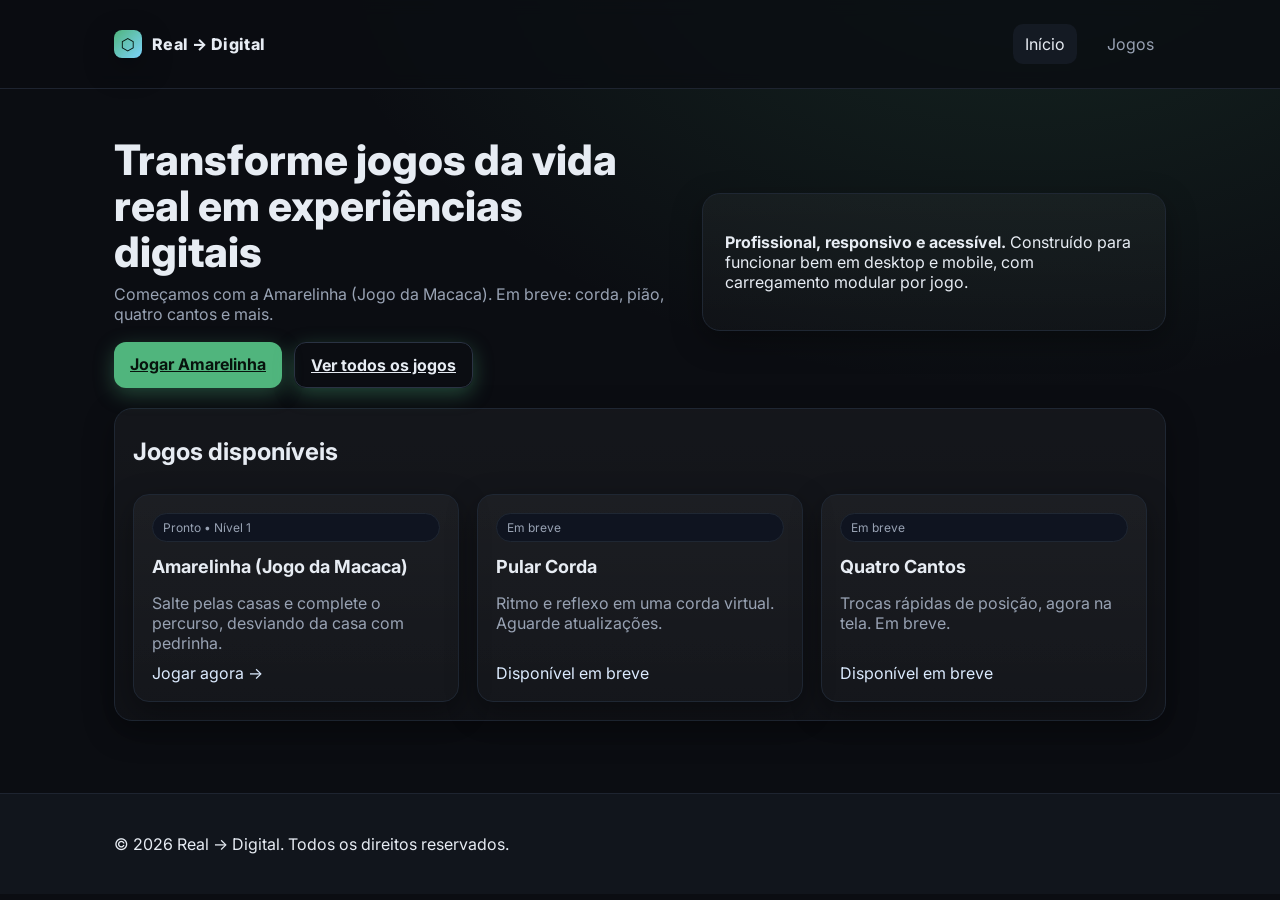
<file: real2digital/index.html>
<!doctype html>
<html lang="pt">
  <head>
    <meta charset="utf-8" />
    <meta name="viewport" content="width=device-width, initial-scale=1" />
    <title>Jogos da Vida Real Digitais</title>
    <meta name="description" content="Transformamos jogos da vida real em experiências digitais divertidas. Comece pela Amarelinha (Jogo da Macaca)." />
    <link rel="preconnect" href="https://fonts.googleapis.com" />
    <link rel="preconnect" href="https://fonts.gstatic.com" crossorigin />
    <link href="https://fonts.googleapis.com/css2?family=Inter:wght@400;600;700;800&display=swap" rel="stylesheet" />
    <link rel="icon" href="/favicon.ico" />
    <link rel="stylesheet" href="./styles/main.css" />
  </head>
  <body>
    <header class="site-header">
      <div class="container header-content">
        <div class="brand">
          <span class="logo" aria-hidden="true">⬡</span>
          <span class="brand-text">Real → Digital</span>
        </div>
        <nav class="main-nav" aria-label="Navegação principal">
          <a href="#/" class="nav-link">Início</a>
          <a href="#/jogos" class="nav-link">Jogos</a>
        </nav>
      </div>
    </header>

    <main id="app-root" class="container" tabindex="-1"></main>

    <footer class="site-footer">
      <div class="container">
        <p>© <span id="year"></span> Real → Digital. Todos os direitos reservados.</p>
      </div>
    </footer>

    <script type="module" src="./scripts/app.js"></script>
  </body>
</html>
</file>
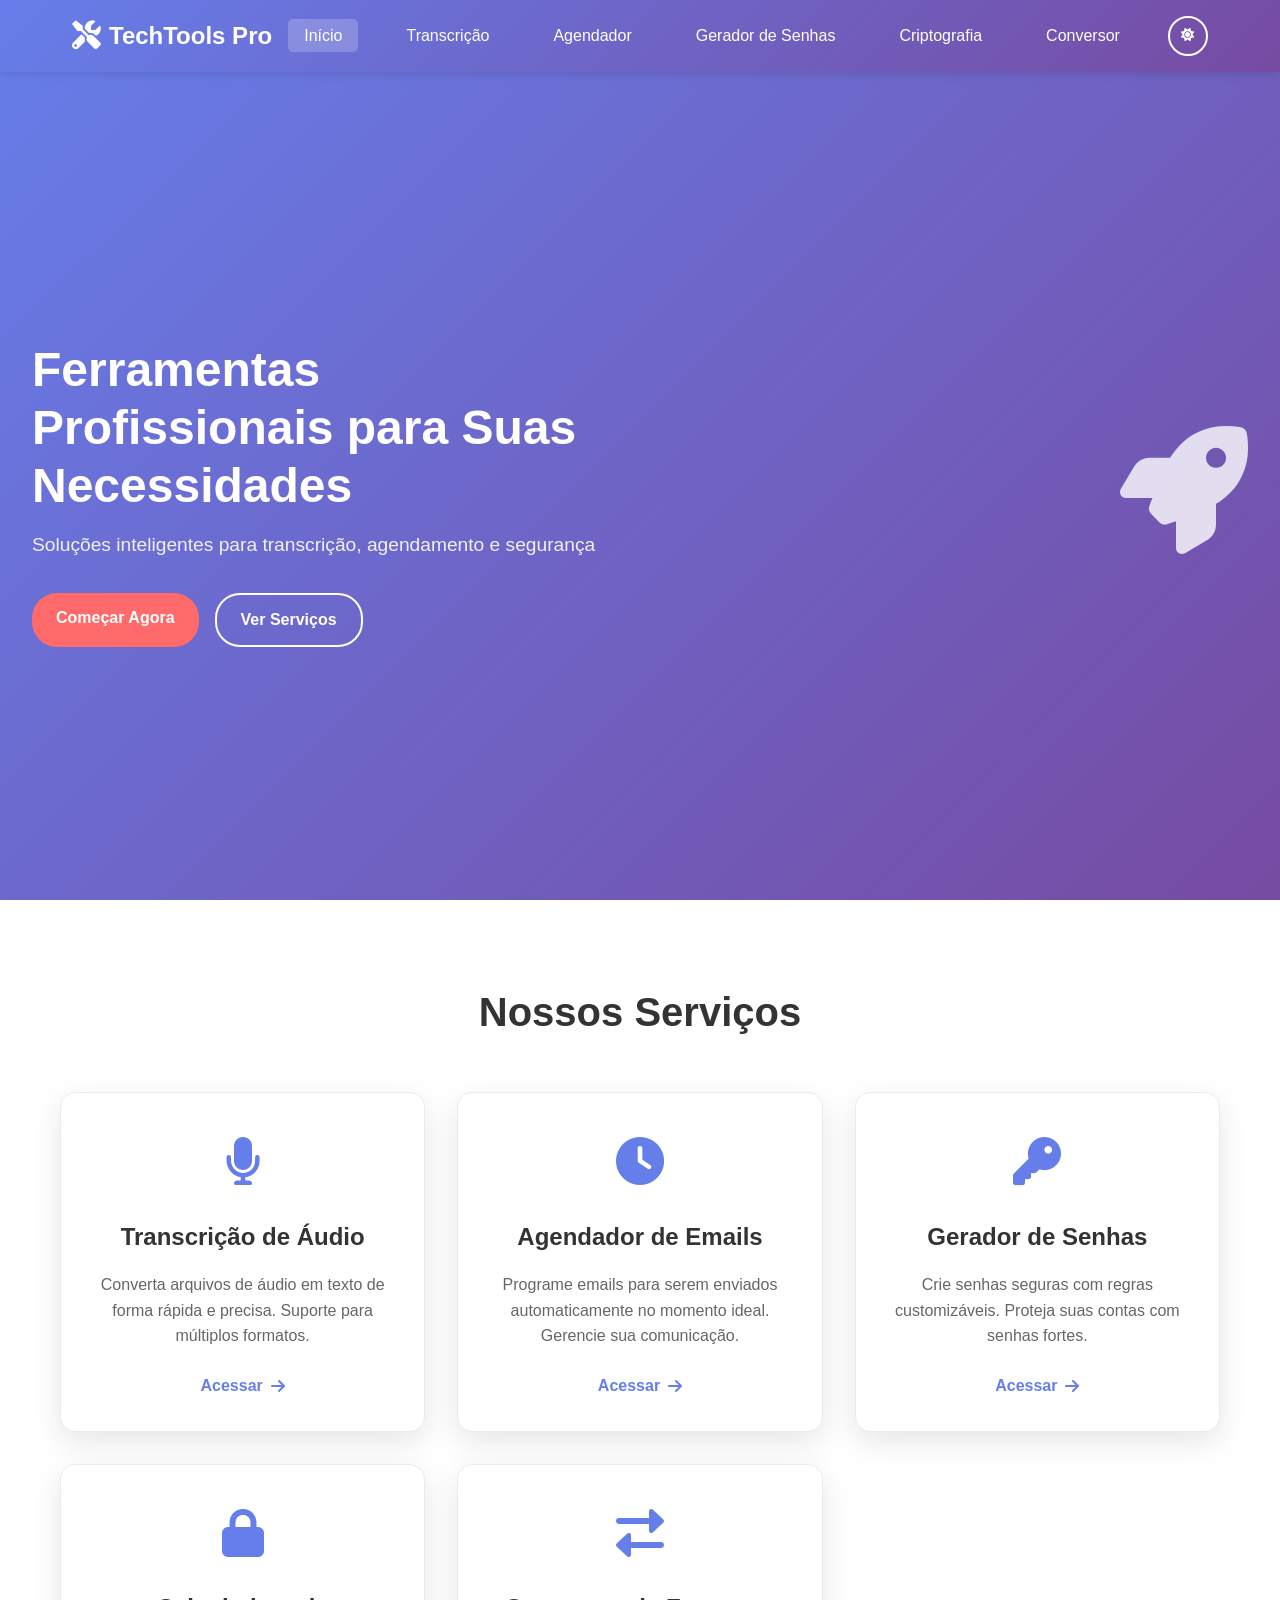
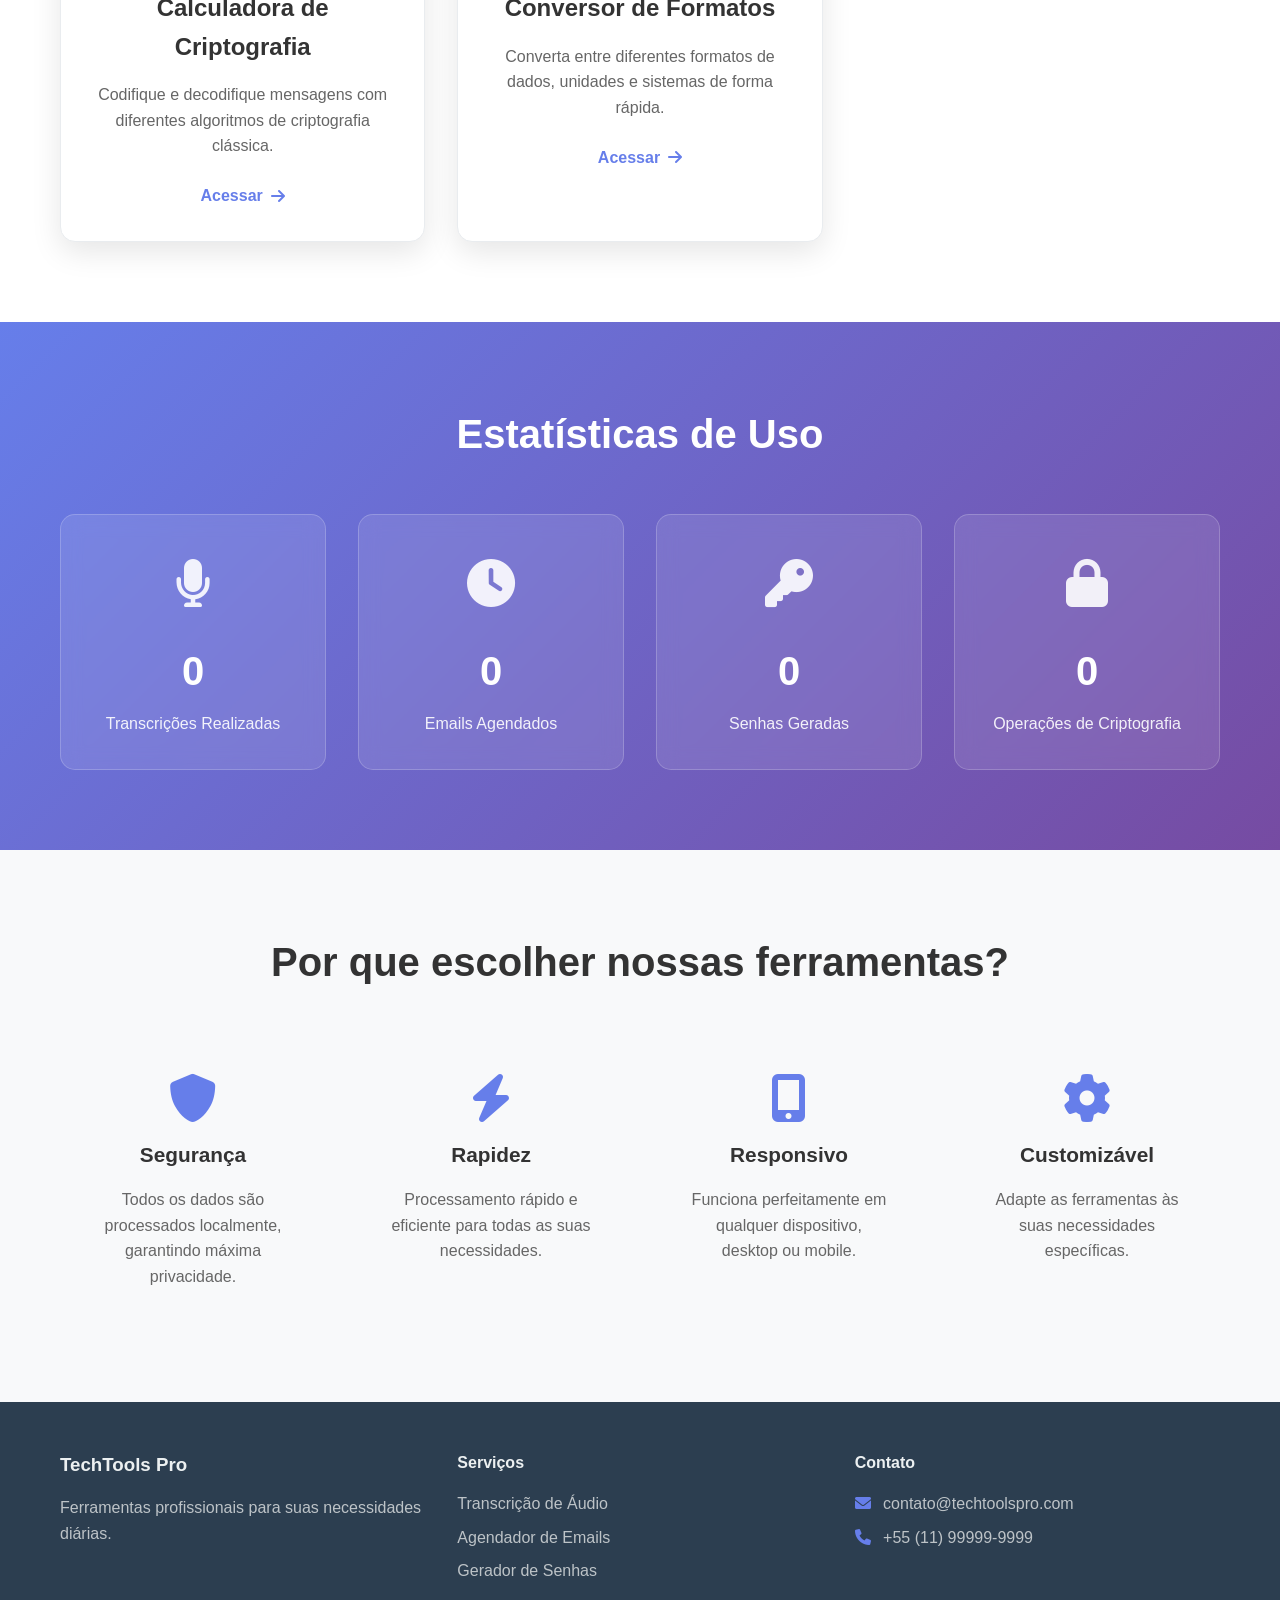
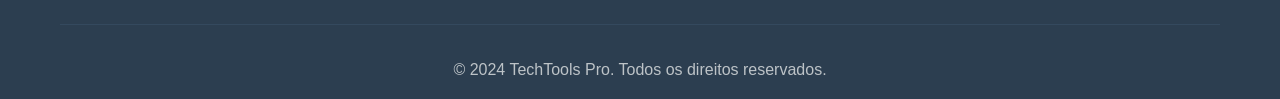
<file: site/index.html>
<!DOCTYPE html>
<html lang="pt-BR">
<head>
    <meta charset="UTF-8">
    <meta name="viewport" content="width=device-width, initial-scale=1.0">
    <title>TechTools Pro - Ferramentas Profissionais</title>
    <link rel="stylesheet" href="styles.css">
    <link href="https://cdnjs.cloudflare.com/ajax/libs/font-awesome/6.0.0/css/all.min.css" rel="stylesheet">
</head>
<body>
    <!-- Header -->
    <header class="header">
        <nav class="navbar">
            <div class="nav-brand">
                <i class="fas fa-tools"></i>
                <span>TechTools Pro</span>
            </div>
            <ul class="nav-menu">
                <li><a href="index.html" class="nav-link active">Início</a></li>
                <li><a href="transcricao.html" class="nav-link">Transcrição</a></li>
                <li><a href="agendador.html" class="nav-link">Agendador</a></li>
                <li><a href="senhas.html" class="nav-link">Gerador de Senhas</a></li>
                <li><a href="criptografia.html" class="nav-link">Criptografia</a></li>
                <li><a href="conversor.html" class="nav-link">Conversor</a></li>
            </ul>
            <div class="hamburger">
                <span class="bar"></span>
                <span class="bar"></span>
                <span class="bar"></span>
            </div>
            <div class="theme-toggle">
                <button id="themeToggle" class="theme-btn">
                    <i class="fas fa-sun"></i>
                </button>
            </div>
        </nav>
    </header>

    <!-- Hero Section -->
    <section class="hero">
        <div class="hero-content">
            <h1>Ferramentas Profissionais para Suas Necessidades</h1>
            <p>Soluções inteligentes para transcrição, agendamento e segurança</p>
            <div class="hero-buttons">
                <a href="transcricao.html" class="btn btn-primary">Começar Agora</a>
                <a href="#servicos" class="btn btn-secondary">Ver Serviços</a>
            </div>
        </div>
        <div class="hero-image">
            <i class="fas fa-rocket"></i>
        </div>
    </section>

    <!-- Serviços Section -->
    <section id="servicos" class="services">
        <div class="container">
            <h2>Nossos Serviços</h2>
            <div class="services-grid">
                <div class="service-card">
                    <div class="service-icon">
                        <i class="fas fa-microphone"></i>
                    </div>
                    <h3>Transcrição de Áudio</h3>
                    <p>Converta arquivos de áudio em texto de forma rápida e precisa. Suporte para múltiplos formatos.</p>
                    <a href="transcricao.html" class="service-link">Acessar <i class="fas fa-arrow-right"></i></a>
                </div>
                
                <div class="service-card">
                    <div class="service-icon">
                        <i class="fas fa-clock"></i>
                    </div>
                    <h3>Agendador de Emails</h3>
                    <p>Programe emails para serem enviados automaticamente no momento ideal. Gerencie sua comunicação.</p>
                    <a href="agendador.html" class="service-link">Acessar <i class="fas fa-arrow-right"></i></a>
                </div>
                
                <div class="service-card">
                    <div class="service-icon">
                        <i class="fas fa-key"></i>
                    </div>
                    <h3>Gerador de Senhas</h3>
                    <p>Crie senhas seguras com regras customizáveis. Proteja suas contas com senhas fortes.</p>
                    <a href="senhas.html" class="service-link">Acessar <i class="fas fa-arrow-right"></i></a>
                </div>
                
                <div class="service-card">
                    <div class="service-icon">
                        <i class="fas fa-lock"></i>
                    </div>
                    <h3>Calculadora de Criptografia</h3>
                    <p>Codifique e decodifique mensagens com diferentes algoritmos de criptografia clássica.</p>
                    <a href="criptografia.html" class="service-link">Acessar <i class="fas fa-arrow-right"></i></a>
                </div>
                
                <div class="service-card">
                    <div class="service-icon">
                        <i class="fas fa-exchange-alt"></i>
                    </div>
                    <h3>Conversor de Formatos</h3>
                    <p>Converta entre diferentes formatos de dados, unidades e sistemas de forma rápida.</p>
                    <a href="conversor.html" class="service-link">Acessar <i class="fas fa-arrow-right"></i></a>
                </div>
            </div>
        </div>
    </section>

    <!-- Dashboard Section -->
    <section class="dashboard">
        <div class="container">
            <h2>Estatísticas de Uso</h2>
            <div class="stats-grid">
                <div class="stat-card">
                    <div class="stat-icon">
                        <i class="fas fa-microphone"></i>
                    </div>
                    <div class="stat-info">
                        <h3 id="transcriptionCount">0</h3>
                        <p>Transcrições Realizadas</p>
                    </div>
                </div>
                <div class="stat-card">
                    <div class="stat-icon">
                        <i class="fas fa-clock"></i>
                    </div>
                    <div class="stat-info">
                        <h3 id="emailCount">0</h3>
                        <p>Emails Agendados</p>
                    </div>
                </div>
                <div class="stat-card">
                    <div class="stat-icon">
                        <i class="fas fa-key"></i>
                    </div>
                    <div class="stat-info">
                        <h3 id="passwordCount">0</h3>
                        <p>Senhas Geradas</p>
                    </div>
                </div>
                <div class="stat-card">
                    <div class="stat-icon">
                        <i class="fas fa-lock"></i>
                    </div>
                    <div class="stat-info">
                        <h3 id="cryptoCount">0</h3>
                        <p>Operações de Criptografia</p>
                    </div>
                </div>
            </div>
        </div>
    </section>

    <!-- Features Section -->
    <section class="features">
        <div class="container">
            <h2>Por que escolher nossas ferramentas?</h2>
            <div class="features-grid">
                <div class="feature">
                    <i class="fas fa-shield-alt"></i>
                    <h3>Segurança</h3>
                    <p>Todos os dados são processados localmente, garantindo máxima privacidade.</p>
                </div>
                <div class="feature">
                    <i class="fas fa-bolt"></i>
                    <h3>Rapidez</h3>
                    <p>Processamento rápido e eficiente para todas as suas necessidades.</p>
                </div>
                <div class="feature">
                    <i class="fas fa-mobile-alt"></i>
                    <h3>Responsivo</h3>
                    <p>Funciona perfeitamente em qualquer dispositivo, desktop ou mobile.</p>
                </div>
                <div class="feature">
                    <i class="fas fa-cog"></i>
                    <h3>Customizável</h3>
                    <p>Adapte as ferramentas às suas necessidades específicas.</p>
                </div>
            </div>
        </div>
    </section>

    <!-- Footer -->
    <footer class="footer">
        <div class="container">
            <div class="footer-content">
                <div class="footer-section">
                    <h3>TechTools Pro</h3>
                    <p>Ferramentas profissionais para suas necessidades diárias.</p>
                </div>
                <div class="footer-section">
                    <h4>Serviços</h4>
                    <ul>
                        <li><a href="transcricao.html">Transcrição de Áudio</a></li>
                        <li><a href="agendador.html">Agendador de Emails</a></li>
                        <li><a href="senhas.html">Gerador de Senhas</a></li>
                    </ul>
                </div>
                <div class="footer-section">
                    <h4>Contato</h4>
                    <p><i class="fas fa-envelope"></i> contato@techtoolspro.com</p>
                    <p><i class="fas fa-phone"></i> +55 (11) 99999-9999</p>
                </div>
            </div>
            <div class="footer-bottom">
                <p>&copy; 2024 TechTools Pro. Todos os direitos reservados.</p>
            </div>
        </div>
    </footer>

    <script src="script.js"></script>
</body>
</html>
</file>
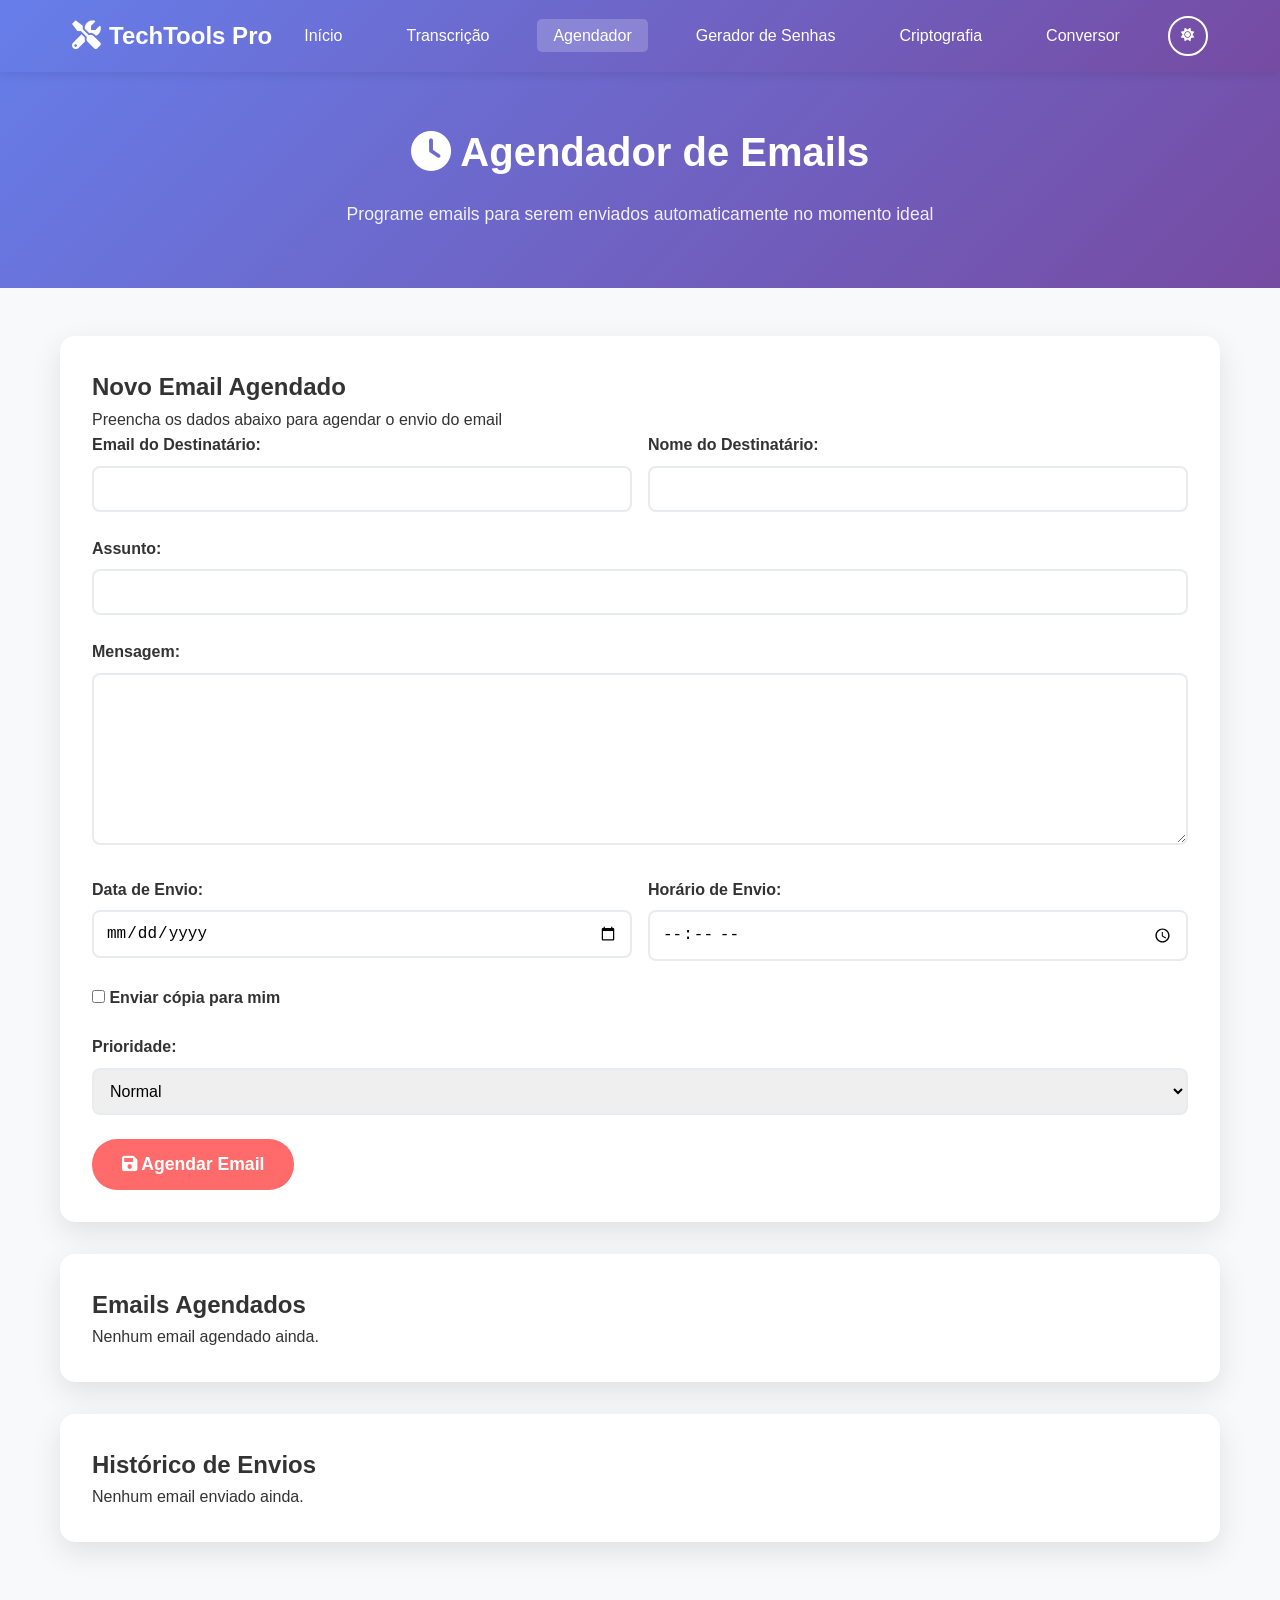
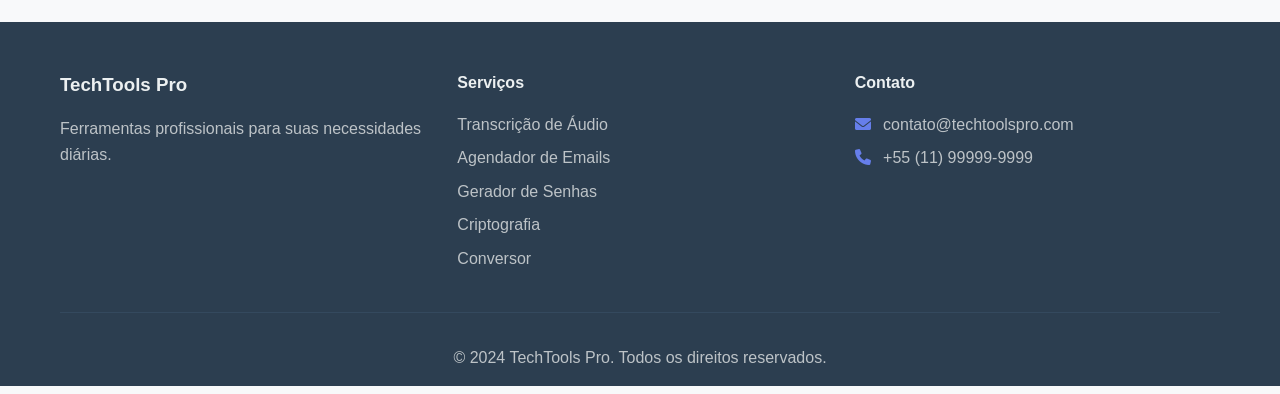
<file: site/agendador.html>
<!DOCTYPE html>
<html lang="pt-BR">
<head>
    <meta charset="UTF-8">
    <meta name="viewport" content="width=device-width, initial-scale=1.0">
    <title>Agendador de Emails - TechTools Pro</title>
    <link rel="stylesheet" href="styles.css">
    <link href="https://cdnjs.cloudflare.com/ajax/libs/font-awesome/6.0.0/css/all.min.css" rel="stylesheet">
</head>
<body>
    <!-- Header -->
    <header class="header">
        <nav class="navbar">
            <div class="nav-brand">
                <i class="fas fa-tools"></i>
                <span>TechTools Pro</span>
            </div>
            <ul class="nav-menu">
                <li><a href="index.html" class="nav-link">Início</a></li>
                <li><a href="transcricao.html" class="nav-link">Transcrição</a></li>
                <li><a href="agendador.html" class="nav-link active">Agendador</a></li>
                <li><a href="senhas.html" class="nav-link">Gerador de Senhas</a></li>
                <li><a href="criptografia.html" class="nav-link">Criptografia</a></li>
                <li><a href="conversor.html" class="nav-link">Conversor</a></li>
            </ul>
            <div class="hamburger">
                <span class="bar"></span>
                <span class="bar"></span>
                <span class="bar"></span>
            </div>
            <div class="theme-toggle">
                <button id="themeToggle" class="theme-btn">
                    <i class="fas fa-sun"></i>
                </button>
            </div>
        </nav>
    </header>

    <!-- Page Header -->
    <section class="page-header">
        <div class="container">
            <h1><i class="fas fa-clock"></i> Agendador de Emails</h1>
            <p>Programe emails para serem enviados automaticamente no momento ideal</p>
        </div>
    </section>

    <!-- Main Content -->
    <section class="main-content">
        <div class="container">
            <div class="tool-container">
                <h2>Novo Email Agendado</h2>
                <p>Preencha os dados abaixo para agendar o envio do email</p>
                
                <form id="emailForm">
                    <div class="form-row">
                        <div class="form-group">
                            <label for="recipientEmail">Email do Destinatário:</label>
                            <input type="email" id="recipientEmail" class="form-control" required>
                        </div>
                        <div class="form-group">
                            <label for="recipientName">Nome do Destinatário:</label>
                            <input type="text" id="recipientName" class="form-control" required>
                        </div>
                    </div>
                    
                    <div class="form-group">
                        <label for="emailSubject">Assunto:</label>
                        <input type="text" id="emailSubject" class="form-control" required>
                    </div>
                    
                    <div class="form-group">
                        <label for="emailBody">Mensagem:</label>
                        <textarea id="emailBody" class="form-control" rows="8" required></textarea>
                    </div>
                    
                    <div class="form-row">
                        <div class="form-group">
                            <label for="scheduleDate">Data de Envio:</label>
                            <input type="date" id="scheduleDate" class="form-control" required>
                        </div>
                        <div class="form-group">
                            <label for="scheduleTime">Horário de Envio:</label>
                            <input type="time" id="scheduleTime" class="form-control" required>
                        </div>
                    </div>
                    
                    <div class="form-group">
                        <label>
                            <input type="checkbox" id="sendCopy">
                            Enviar cópia para mim
                        </label>
                    </div>
                    
                    <div class="form-group">
                        <label for="priority">Prioridade:</label>
                        <select id="priority" class="form-control">
                            <option value="normal">Normal</option>
                            <option value="high">Alta</option>
                            <option value="urgent">Urgente</option>
                        </select>
                    </div>
                    
                    <button type="submit" class="btn btn-primary btn-large">
                        <i class="fas fa-save"></i> Agendar Email
                    </button>
                </form>
            </div>
            
            <div class="tool-container">
                <h2>Emails Agendados</h2>
                <div id="scheduledEmailsContainer">
                    <p>Nenhum email agendado ainda.</p>
                </div>
            </div>
            
            <div class="tool-container">
                <h2>Histórico de Envios</h2>
                <div id="emailHistoryContainer">
                    <p>Nenhum email enviado ainda.</p>
                </div>
            </div>
        </div>
    </section>

    <!-- Footer -->
    <footer class="footer">
        <div class="container">
            <div class="footer-content">
                <div class="footer-section">
                    <h3>TechTools Pro</h3>
                    <p>Ferramentas profissionais para suas necessidades diárias.</p>
                </div>
                <div class="footer-section">
                    <h4>Serviços</h4>
                    <ul>
                        <li><a href="transcricao.html">Transcrição de Áudio</a></li>
                        <li><a href="agendador.html">Agendador de Emails</a></li>
                        <li><a href="senhas.html">Gerador de Senhas</a></li>
                        <li><a href="criptografia.html">Criptografia</a></li>
                        <li><a href="conversor.html">Conversor</a></li>
                    </ul>
                </div>
                <div class="footer-section">
                    <h4>Contato</h4>
                    <p><i class="fas fa-envelope"></i> contato@techtoolspro.com</p>
                    <p><i class="fas fa-phone"></i> +55 (11) 99999-9999</p>
                </div>
            </div>
            <div class="footer-bottom">
                <p>&copy; 2024 TechTools Pro. Todos os direitos reservados.</p>
            </div>
        </div>
    </footer>

    <script src="script.js"></script>
    <script src="agendador.js"></script>
</body>
</html>
</file>
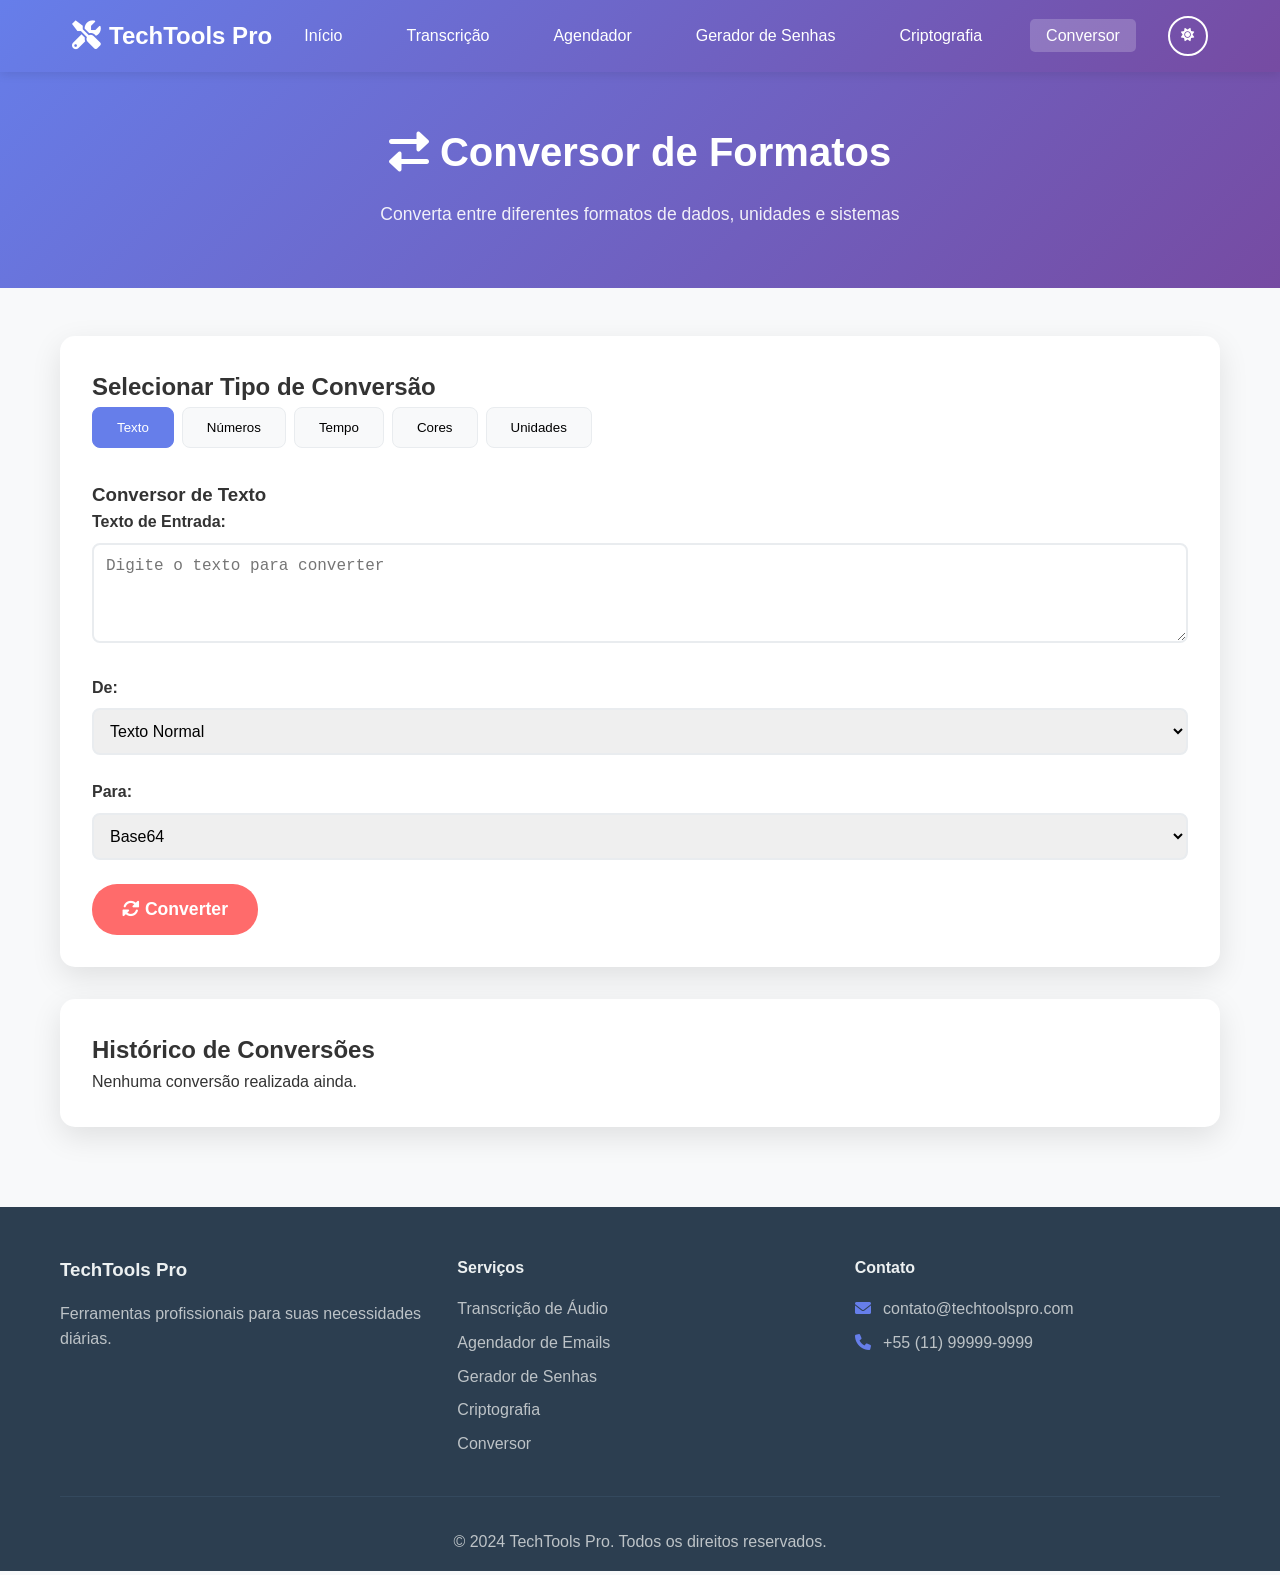
<file: site/conversor.html>
<!DOCTYPE html>
<html lang="pt-BR">
<head>
    <meta charset="UTF-8">
    <meta name="viewport" content="width=device-width, initial-scale=1.0">
    <title>Conversor de Formatos - TechTools Pro</title>
    <link rel="stylesheet" href="styles.css">
    <link href="https://cdnjs.cloudflare.com/ajax/libs/font-awesome/6.0.0/css/all.min.css" rel="stylesheet">
</head>
<body>
    <!-- Header -->
    <header class="header">
        <nav class="navbar">
            <div class="nav-brand">
                <i class="fas fa-tools"></i>
                <span>TechTools Pro</span>
            </div>
            <ul class="nav-menu">
                <li><a href="index.html" class="nav-link">Início</a></li>
                <li><a href="transcricao.html" class="nav-link">Transcrição</a></li>
                <li><a href="agendador.html" class="nav-link">Agendador</a></li>
                <li><a href="senhas.html" class="nav-link">Gerador de Senhas</a></li>
                <li><a href="criptografia.html" class="nav-link">Criptografia</a></li>
                <li><a href="conversor.html" class="nav-link active">Conversor</a></li>
            </ul>
            <div class="hamburger">
                <span class="bar"></span>
                <span class="bar"></span>
                <span class="bar"></span>
            </div>
            <div class="theme-toggle">
                <button id="themeToggle" class="theme-btn">
                    <i class="fas fa-sun"></i>
                </button>
            </div>
        </nav>
    </header>

    <!-- Page Header -->
    <section class="page-header">
        <div class="container">
            <h1><i class="fas fa-exchange-alt"></i> Conversor de Formatos</h1>
            <p>Converta entre diferentes formatos de dados, unidades e sistemas</p>
        </div>
    </section>

    <!-- Main Content -->
    <section class="main-content">
        <div class="container">
            <div class="tool-container">
                <h2>Selecionar Tipo de Conversão</h2>
                <div class="converter-tabs">
                    <button class="tab-btn active" data-tab="text">Texto</button>
                    <button class="tab-btn" data-tab="number">Números</button>
                    <button class="tab-btn" data-tab="time">Tempo</button>
                    <button class="tab-btn" data-tab="color">Cores</button>
                    <button class="tab-btn" data-tab="unit">Unidades</button>
                </div>
                
                <!-- Conversor de Texto -->
                <div class="converter-panel active" id="text-panel">
                    <h3>Conversor de Texto</h3>
                    <form id="textConverterForm">
                        <div class="form-group">
                            <label for="textInput">Texto de Entrada:</label>
                            <textarea id="textInput" class="form-control" rows="4" placeholder="Digite o texto para converter"></textarea>
                        </div>
                        
                        <div class="form-row">
                            <div class="form-group">
                                <label for="textFromFormat">De:</label>
                                <select id="textFromFormat" class="form-control">
                                    <option value="text">Texto Normal</option>
                                    <option value="base64">Base64</option>
                                    <option value="hex">Hexadecimal</option>
                                    <option value="binary">Binário</option>
                                    <option value="url">URL Encoded</option>
                                    <option value="html">HTML Entities</option>
                                </select>
                            </div>
                            <div class="form-group">
                                <label for="textToFormat">Para:</label>
                                <select id="textToFormat" class="form-control">
                                    <option value="base64">Base64</option>
                                    <option value="text">Texto Normal</option>
                                    <option value="hex">Hexadecimal</option>
                                    <option value="binary">Binário</option>
                                    <option value="url">URL Encoded</option>
                                    <option value="html">HTML Entities</option>
                                </select>
                            </div>
                        </div>
                        
                        <button type="submit" class="btn btn-primary btn-large">
                            <i class="fas fa-sync-alt"></i> Converter
                        </button>
                    </form>
                </div>
                
                <!-- Conversor de Números -->
                <div class="converter-panel" id="number-panel">
                    <h3>Conversor de Números</h3>
                    <form id="numberConverterForm">
                        <div class="form-group">
                            <label for="numberInput">Número de Entrada:</label>
                            <input type="text" id="numberInput" class="form-control" placeholder="Digite o número para converter">
                        </div>
                        
                        <div class="form-row">
                            <div class="form-group">
                                <label for="numberFromBase">Base de Entrada:</label>
                                <select id="numberFromBase" class="form-control">
                                    <option value="10">Decimal (10)</option>
                                    <option value="2">Binário (2)</option>
                                    <option value="8">Octal (8)</option>
                                    <option value="16">Hexadecimal (16)</option>
                                </select>
                            </div>
                            <div class="form-group">
                                <label for="numberToBase">Base de Saída:</label>
                                <select id="numberToBase" class="form-control">
                                    <option value="2">Binário (2)</option>
                                    <option value="10">Decimal (10)</option>
                                    <option value="8">Octal (8)</option>
                                    <option value="16">Hexadecimal (16)</option>
                                </select>
                            </div>
                        </div>
                        
                        <button type="submit" class="btn btn-primary btn-large">
                            <i class="fas fa-calculator"></i> Converter
                        </button>
                    </form>
                </div>
                
                <!-- Conversor de Tempo -->
                <div class="converter-panel" id="time-panel">
                    <h3>Conversor de Tempo</h3>
                    <form id="timeConverterForm">
                        <div class="form-group">
                            <label for="timeInput">Valor de Tempo:</label>
                            <input type="number" id="timeInput" class="form-control" placeholder="Digite o valor">
                        </div>
                        
                        <div class="form-row">
                            <div class="form-group">
                                <label for="timeFromUnit">De:</label>
                                <select id="timeFromUnit" class="form-control">
                                    <option value="seconds">Segundos</option>
                                    <option value="minutes">Minutos</option>
                                    <option value="hours">Horas</option>
                                    <option value="days">Dias</option>
                                    <option value="weeks">Semanas</option>
                                    <option value="months">Meses</option>
                                    <option value="years">Anos</option>
                                </select>
                            </div>
                            <div class="form-group">
                                <label for="timeToUnit">Para:</label>
                                <select id="timeToUnit" class="form-control">
                                    <option value="minutes">Minutos</option>
                                    <option value="seconds">Segundos</option>
                                    <option value="hours">Horas</option>
                                    <option value="days">Dias</option>
                                    <option value="weeks">Semanas</option>
                                    <option value="months">Meses</option>
                                    <option value="years">Anos</option>
                                </select>
                            </div>
                        </div>
                        
                        <button type="submit" class="btn btn-primary btn-large">
                            <i class="fas fa-clock"></i> Converter
                        </button>
                    </form>
                </div>
                
                <!-- Conversor de Cores -->
                <div class="converter-panel" id="color-panel">
                    <h3>Conversor de Cores</h3>
                    <form id="colorConverterForm">
                        <div class="form-group">
                            <label for="colorInput">Cor de Entrada:</label>
                            <input type="text" id="colorInput" class="form-control" placeholder="Digite a cor (ex: #FF0000, rgb(255,0,0), red)">
                        </div>
                        
                        <div class="form-row">
                            <div class="form-group">
                                <label for="colorFromFormat">De:</label>
                                <select id="colorFromFormat" class="form-control">
                                    <option value="hex">Hexadecimal (#RRGGBB)</option>
                                    <option value="rgb">RGB (r,g,b)</option>
                                    <option value="hsl">HSL (h,s%,l%)</option>
                                    <option value="name">Nome da Cor</option>
                                </select>
                            </div>
                            <div class="form-group">
                                <label for="colorToFormat">Para:</label>
                                <select id="colorToFormat" class="form-control">
                                    <option value="rgb">RGB (r,g,b)</option>
                                    <option value="hex">Hexadecimal (#RRGGBB)</option>
                                    <option value="hsl">HSL (h,s%,l%)</option>
                                    <option value="name">Nome da Cor</option>
                                </select>
                            </div>
                        </div>
                        
                        <div class="color-preview">
                            <div class="color-swatch" id="colorSwatch"></div>
                            <span id="colorPreviewText">Visualização da cor</span>
                        </div>
                        
                        <button type="submit" class="btn btn-primary btn-large">
                            <i class="fas fa-palette"></i> Converter
                        </button>
                    </form>
                </div>
                
                <!-- Conversor de Unidades -->
                <div class="converter-panel" id="unit-panel">
                    <h3>Conversor de Unidades</h3>
                    <form id="unitConverterForm">
                        <div class="form-group">
                            <label for="unitInput">Valor:</label>
                            <input type="number" id="unitInput" class="form-control" placeholder="Digite o valor">
                        </div>
                        
                        <div class="form-row">
                            <div class="form-group">
                                <label for="unitCategory">Categoria:</label>
                                <select id="unitCategory" class="form-control">
                                    <option value="length">Comprimento</option>
                                    <option value="weight">Peso</option>
                                    <option value="area">Área</option>
                                    <option value="volume">Volume</option>
                                    <option value="temperature">Temperatura</option>
                                    <option value="speed">Velocidade</option>
                                </select>
                            </div>
                            <div class="form-group">
                                <label for="unitFrom">De:</label>
                                <select id="unitFrom" class="form-control">
                                    <!-- Preenchido dinamicamente -->
                                </select>
                            </div>
                            <div class="form-group">
                                <label for="unitTo">Para:</label>
                                <select id="unitTo" class="form-control">
                                    <!-- Preenchido dinamicamente -->
                                </select>
                            </div>
                        </div>
                        
                        <button type="submit" class="btn btn-primary btn-large">
                            <i class="fas fa-ruler"></i> Converter
                        </button>
                    </form>
                </div>
            </div>
            
            <div class="tool-container" id="converterResult" style="display: none;">
                <h2>Resultado da Conversão</h2>
                <div class="converter-result">
                    <div class="result-section">
                        <h3>Entrada</h3>
                        <div class="result-display" id="converterInput"></div>
                    </div>
                    <div class="result-section">
                        <h3>Saída</h3>
                        <div class="result-display" id="converterOutput"></div>
                    </div>
                </div>
                <div class="converter-actions">
                    <button class="btn btn-primary" onclick="copyConverterResult()">
                        <i class="fas fa-copy"></i> Copiar Resultado
                    </button>
                    <button class="btn btn-secondary" onclick="swapConverterValues()">
                        <i class="fas fa-exchange-alt"></i> Trocar
                    </button>
                </div>
            </div>
            
            <div class="tool-container">
                <h2>Histórico de Conversões</h2>
                <div id="converterHistoryContainer">
                    <p>Nenhuma conversão realizada ainda.</p>
                </div>
            </div>
        </div>
    </section>

    <!-- Footer -->
    <footer class="footer">
        <div class="container">
            <div class="footer-content">
                <div class="footer-section">
                    <h3>TechTools Pro</h3>
                    <p>Ferramentas profissionais para suas necessidades diárias.</p>
                </div>
                <div class="footer-section">
                    <h4>Serviços</h4>
                    <ul>
                        <li><a href="transcricao.html">Transcrição de Áudio</a></li>
                        <li><a href="agendador.html">Agendador de Emails</a></li>
                        <li><a href="senhas.html">Gerador de Senhas</a></li>
                        <li><a href="criptografia.html">Criptografia</a></li>
                        <li><a href="conversor.html">Conversor</a></li>
                    </ul>
                </div>
                <div class="footer-section">
                    <h4>Contato</h4>
                    <p><i class="fas fa-envelope"></i> contato@techtoolspro.com</p>
                    <p><i class="fas fa-phone"></i> +55 (11) 99999-9999</p>
                </div>
            </div>
            <div class="footer-bottom">
                <p>&copy; 2024 TechTools Pro. Todos os direitos reservados.</p>
            </div>
        </div>
    </footer>

    <script src="script.js"></script>
    <script src="conversor.js"></script>
</body>
</html>
</file>
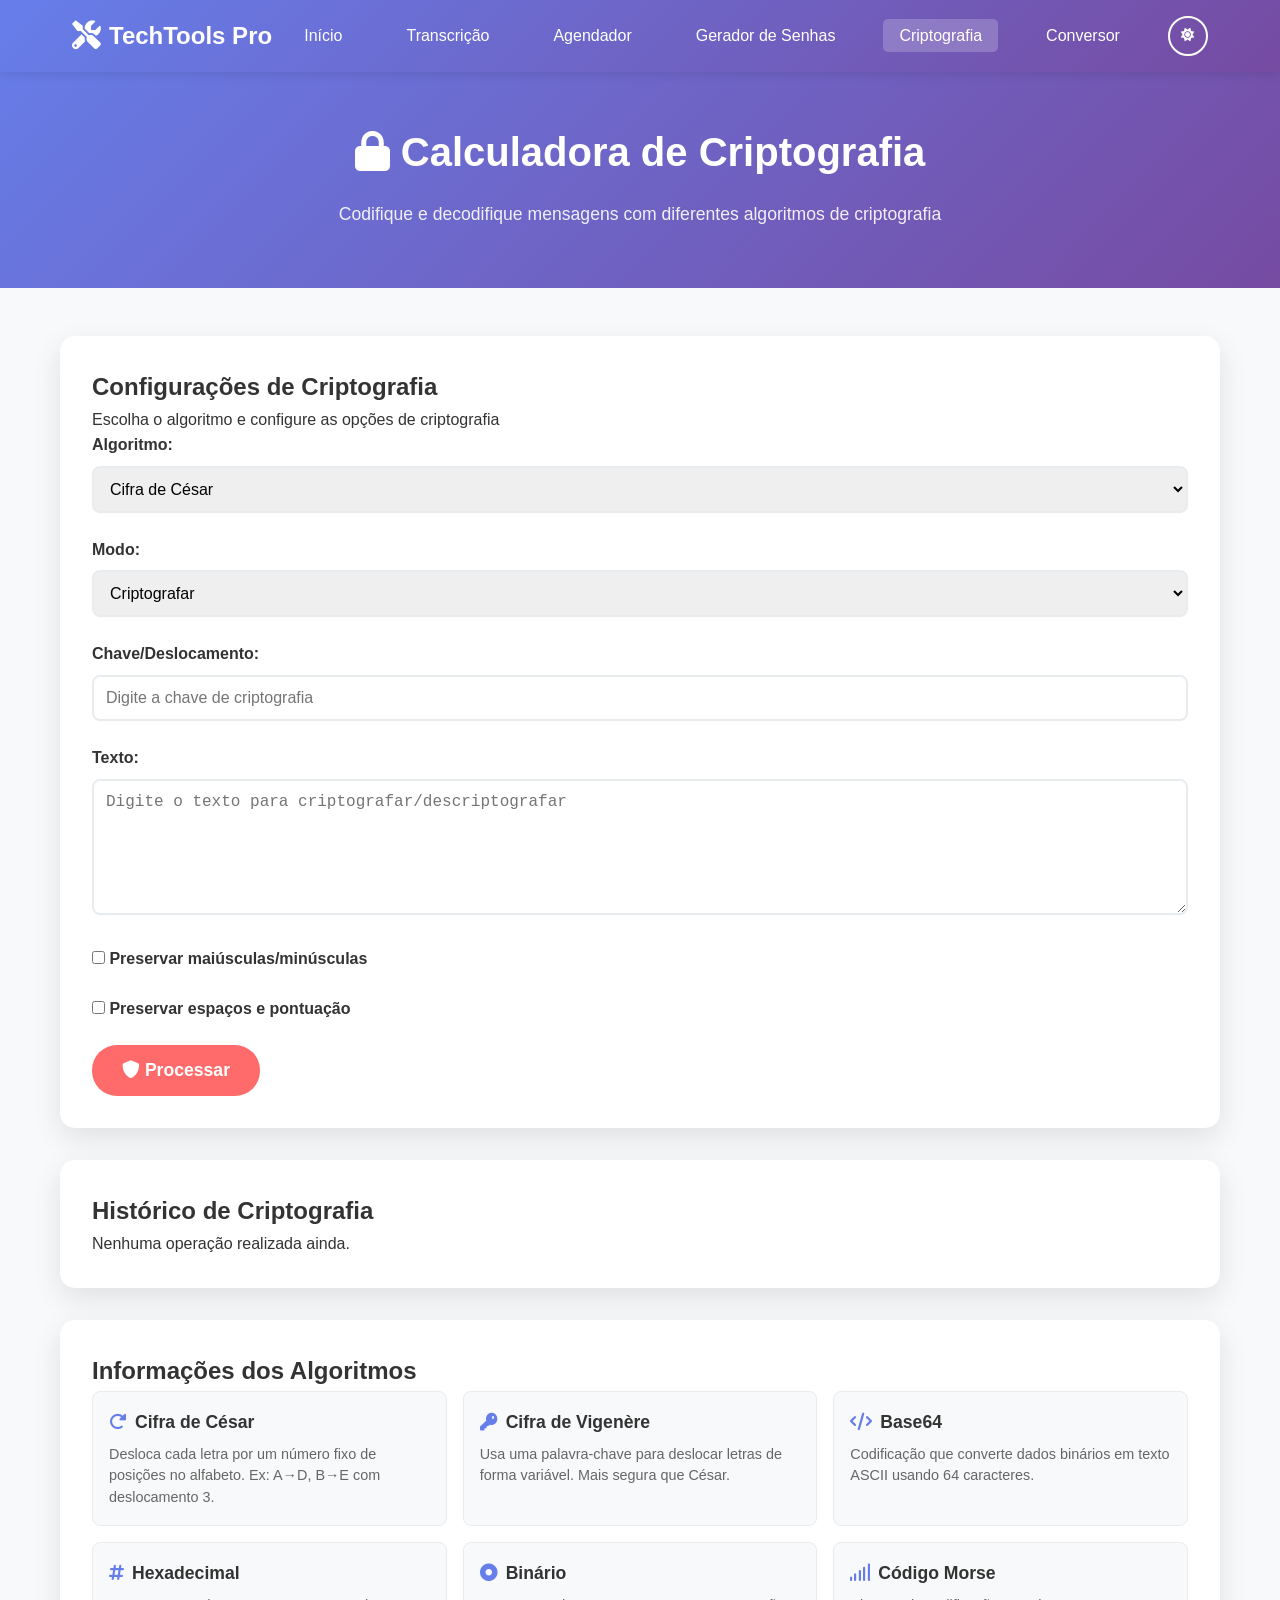
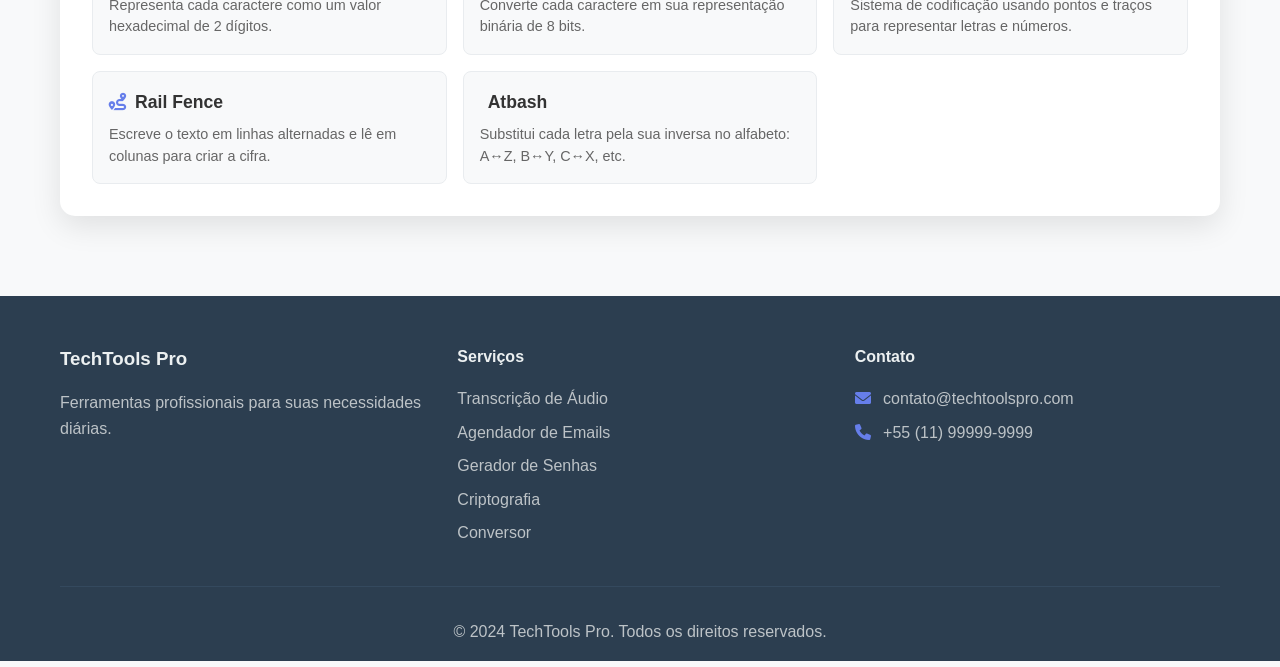
<file: site/criptografia.html>
<!DOCTYPE html>
<html lang="pt-BR">
<head>
    <meta charset="UTF-8">
    <meta name="viewport" content="width=device-width, initial-scale=1.0">
    <title>Calculadora de Criptografia - TechTools Pro</title>
    <link rel="stylesheet" href="styles.css">
    <link href="https://cdnjs.cloudflare.com/ajax/libs/font-awesome/6.0.0/css/all.min.css" rel="stylesheet">
</head>
<body>
    <!-- Header -->
    <header class="header">
        <nav class="navbar">
            <div class="nav-brand">
                <i class="fas fa-tools"></i>
                <span>TechTools Pro</span>
            </div>
            <ul class="nav-menu">
                <li><a href="index.html" class="nav-link">Início</a></li>
                <li><a href="transcricao.html" class="nav-link">Transcrição</a></li>
                <li><a href="agendador.html" class="nav-link">Agendador</a></li>
                <li><a href="senhas.html" class="nav-link">Gerador de Senhas</a></li>
                <li><a href="criptografia.html" class="nav-link active">Criptografia</a></li>
                <li><a href="conversor.html" class="nav-link">Conversor</a></li>
            </ul>
            <div class="hamburger">
                <span class="bar"></span>
                <span class="bar"></span>
                <span class="bar"></span>
            </div>
            <div class="theme-toggle">
                <button id="themeToggle" class="theme-btn">
                    <i class="fas fa-sun"></i>
                </button>
            </div>
        </nav>
    </header>

    <!-- Page Header -->
    <section class="page-header">
        <div class="container">
            <h1><i class="fas fa-lock"></i> Calculadora de Criptografia</h1>
            <p>Codifique e decodifique mensagens com diferentes algoritmos de criptografia</p>
        </div>
    </section>

    <!-- Main Content -->
    <section class="main-content">
        <div class="container">
            <div class="tool-container">
                <h2>Configurações de Criptografia</h2>
                <p>Escolha o algoritmo e configure as opções de criptografia</p>
                
                <form id="cryptoForm">
                    <div class="form-row">
                        <div class="form-group">
                            <label for="cryptoAlgorithm">Algoritmo:</label>
                            <select id="cryptoAlgorithm" class="form-control">
                                <option value="caesar">Cifra de César</option>
                                <option value="vigenere">Cifra de Vigenère</option>
                                <option value="base64">Base64</option>
                                <option value="hex">Hexadecimal</option>
                                <option value="binary">Binário</option>
                                <option value="morse">Código Morse</option>
                                <option value="railfence">Rail Fence</option>
                                <option value="atbash">Atbash</option>
                            </select>
                        </div>
                        <div class="form-group">
                            <label for="cryptoMode">Modo:</label>
                            <select id="cryptoMode" class="form-control">
                                <option value="encrypt">Criptografar</option>
                                <option value="decrypt">Descriptografar</option>
                            </select>
                        </div>
                    </div>
                    
                    <div class="form-group" id="keyContainer">
                        <label for="cryptoKey">Chave/Deslocamento:</label>
                        <input type="text" id="cryptoKey" class="form-control" placeholder="Digite a chave de criptografia">
                    </div>
                    
                    <div class="form-group">
                        <label for="cryptoText">Texto:</label>
                        <textarea id="cryptoText" class="form-control" rows="6" placeholder="Digite o texto para criptografar/descriptografar"></textarea>
                    </div>
                    
                    <div class="form-group">
                        <label>
                            <input type="checkbox" id="preserveCase">
                            Preservar maiúsculas/minúsculas
                        </label>
                    </div>
                    
                    <div class="form-group">
                        <label>
                            <input type="checkbox" id="preserveSpaces">
                            Preservar espaços e pontuação
                        </label>
                    </div>
                    
                    <button type="submit" class="btn btn-primary btn-large">
                        <i class="fas fa-shield-alt"></i> Processar
                    </button>
                </form>
            </div>
            
            <div class="tool-container" id="resultContainer" style="display: none;">
                <h2>Resultado</h2>
                <div class="crypto-result">
                    <div class="result-section">
                        <h3>Texto Original</h3>
                        <div class="result-text" id="originalText"></div>
                    </div>
                    <div class="result-section">
                        <h3>Texto Processado</h3>
                        <div class="result-text" id="processedText"></div>
                    </div>
                </div>
                <div class="crypto-actions">
                    <button class="btn btn-primary" onclick="copyResult()">
                        <i class="fas fa-copy"></i> Copiar Resultado
                    </button>
                    <button class="btn btn-secondary" onclick="downloadResult()">
                        <i class="fas fa-download"></i> Baixar
                    </button>
                    <button class="btn btn-success" onclick="swapTexts()">
                        <i class="fas fa-exchange-alt"></i> Trocar
                    </button>
                </div>
            </div>
            
            <div class="tool-container">
                <h2>Histórico de Criptografia</h2>
                <div id="cryptoHistoryContainer">
                    <p>Nenhuma operação realizada ainda.</p>
                </div>
            </div>
            
            <div class="tool-container">
                <h2>Informações dos Algoritmos</h2>
                <div class="algorithm-info">
                    <div class="algorithm-card">
                        <h3><i class="fas fa-rotate-right"></i> Cifra de César</h3>
                        <p>Desloca cada letra por um número fixo de posições no alfabeto. Ex: A→D, B→E com deslocamento 3.</p>
                    </div>
                    <div class="algorithm-card">
                        <h3><i class="fas fa-key"></i> Cifra de Vigenère</h3>
                        <p>Usa uma palavra-chave para deslocar letras de forma variável. Mais segura que César.</p>
                    </div>
                    <div class="algorithm-card">
                        <h3><i class="fas fa-code"></i> Base64</h3>
                        <p>Codificação que converte dados binários em texto ASCII usando 64 caracteres.</p>
                    </div>
                    <div class="algorithm-card">
                        <h3><i class="fas fa-hashtag"></i> Hexadecimal</h3>
                        <p>Representa cada caractere como um valor hexadecimal de 2 dígitos.</p>
                    </div>
                    <div class="algorithm-card">
                        <h3><i class="fas fa-dot-circle"></i> Binário</h3>
                        <p>Converte cada caractere em sua representação binária de 8 bits.</p>
                    </div>
                    <div class="algorithm-card">
                        <h3><i class="fas fa-signal"></i> Código Morse</h3>
                        <p>Sistema de codificação usando pontos e traços para representar letras e números.</p>
                    </div>
                    <div class="algorithm-card">
                        <h3><i class="fas fa-route"></i> Rail Fence</h3>
                        <p>Escreve o texto em linhas alternadas e lê em colunas para criar a cifra.</p>
                    </div>
                    <div class="algorithm-card">
                        <h3><i class="fas fa-mirror"></i> Atbash</h3>
                        <p>Substitui cada letra pela sua inversa no alfabeto: A↔Z, B↔Y, C↔X, etc.</p>
                    </div>
                </div>
            </div>
        </div>
    </section>

    <!-- Footer -->
    <footer class="footer">
        <div class="container">
            <div class="footer-content">
                <div class="footer-section">
                    <h3>TechTools Pro</h3>
                    <p>Ferramentas profissionais para suas necessidades diárias.</p>
                </div>
                <div class="footer-section">
                    <h4>Serviços</h4>
                    <ul>
                        <li><a href="transcricao.html">Transcrição de Áudio</a></li>
                        <li><a href="agendador.html">Agendador de Emails</a></li>
                        <li><a href="senhas.html">Gerador de Senhas</a></li>
                        <li><a href="criptografia.html">Criptografia</a></li>
                        <li><a href="conversor.html">Conversor</a></li>
                    </ul>
                </div>
                <div class="footer-section">
                    <h4>Contato</h4>
                    <p><i class="fas fa-envelope"></i> contato@techtoolspro.com</p>
                    <p><i class="fas fa-phone"></i> +55 (11) 99999-9999</p>
                </div>
            </div>
            <div class="footer-bottom">
                <p>&copy; 2024 TechTools Pro. Todos os direitos reservados.</p>
            </div>
        </div>
    </footer>

    <script src="script.js"></script>
    <script src="criptografia.js"></script>
</body>
</html>
</file>
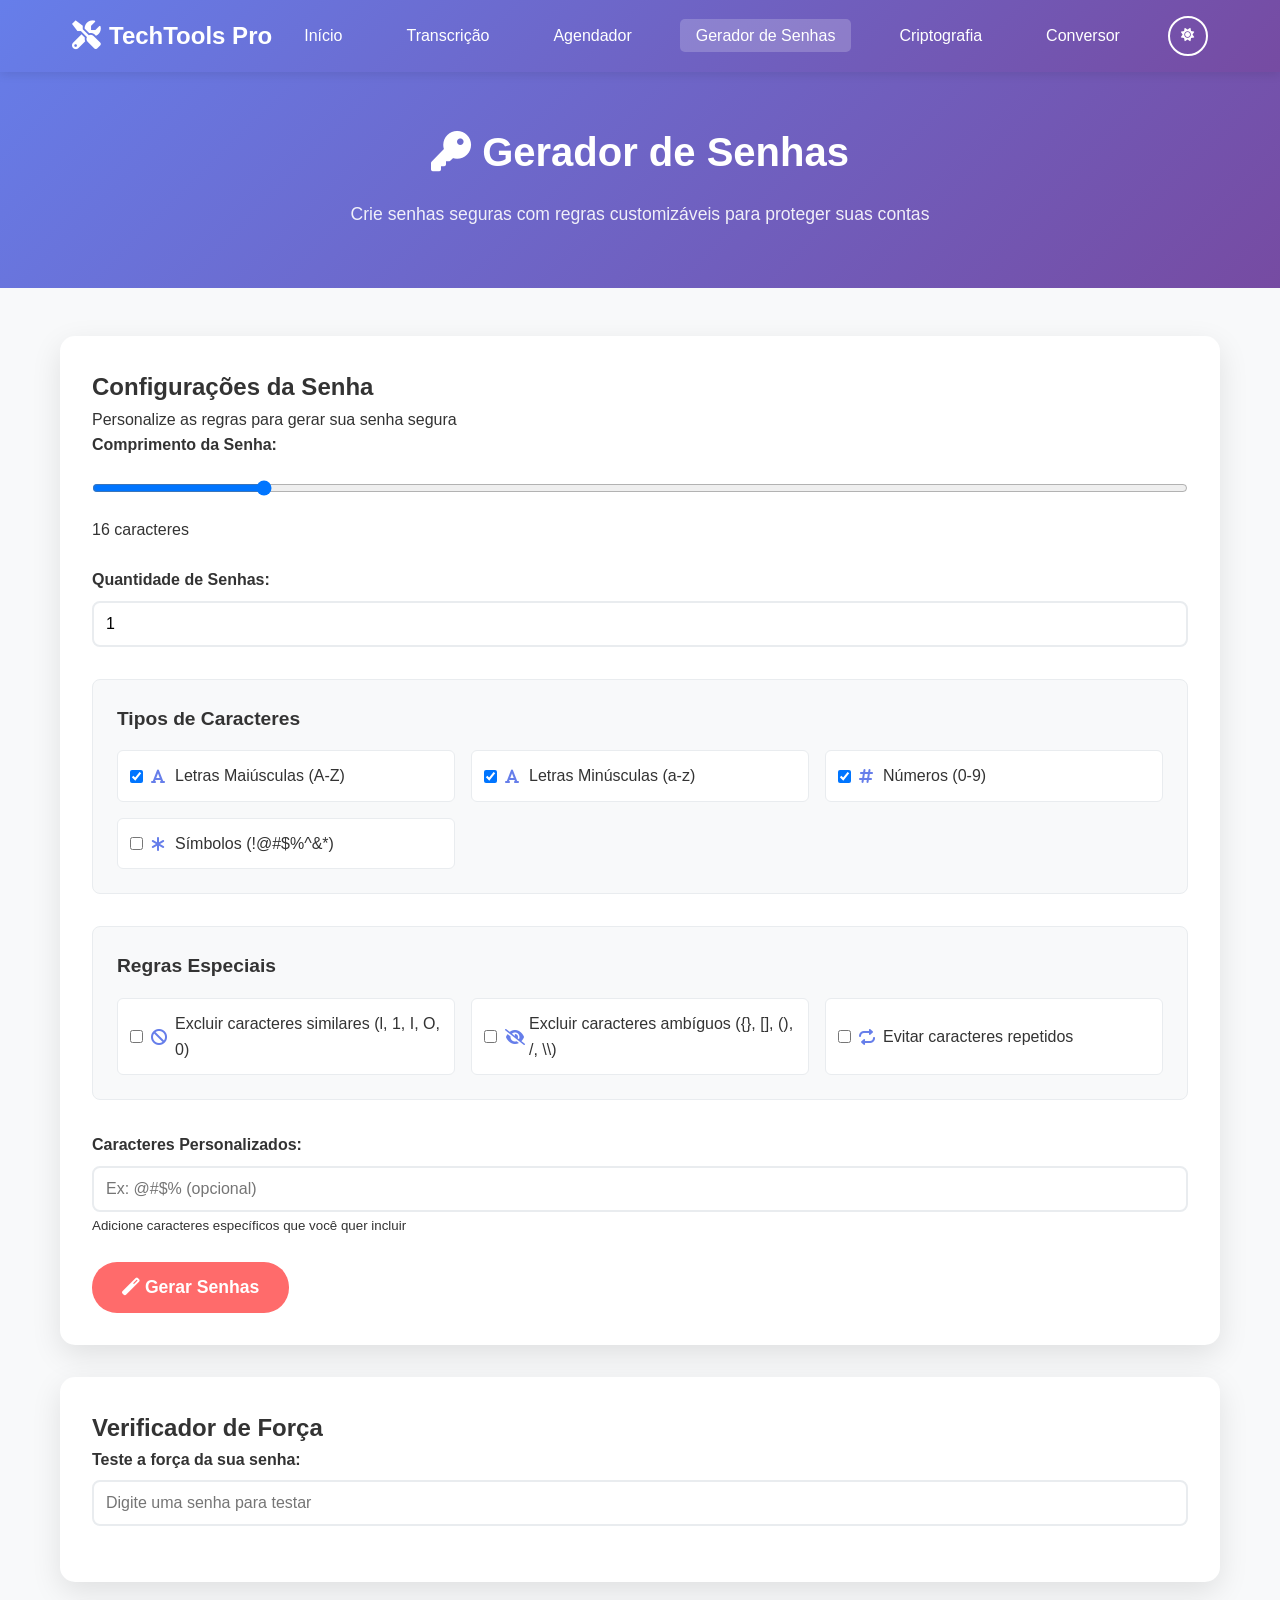
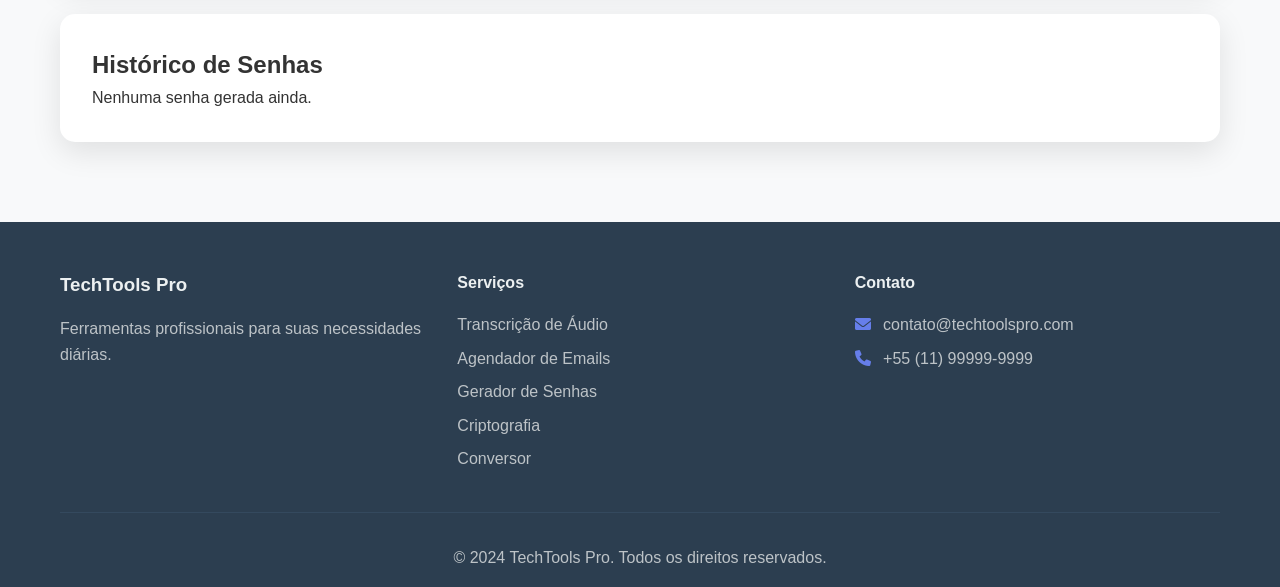
<file: site/senhas.html>
<!DOCTYPE html>
<html lang="pt-BR">
<head>
    <meta charset="UTF-8">
    <meta name="viewport" content="width=device-width, initial-scale=1.0">
    <title>Gerador de Senhas - TechTools Pro</title>
    <link rel="stylesheet" href="styles.css">
    <link href="https://cdnjs.cloudflare.com/ajax/libs/font-awesome/6.0.0/css/all.min.css" rel="stylesheet">
</head>
<body>
    <!-- Header -->
    <header class="header">
        <nav class="navbar">
            <div class="nav-brand">
                <i class="fas fa-tools"></i>
                <span>TechTools Pro</span>
            </div>
            <ul class="nav-menu">
                <li><a href="index.html" class="nav-link">Início</a></li>
                <li><a href="transcricao.html" class="nav-link">Transcrição</a></li>
                <li><a href="agendador.html" class="nav-link">Agendador</a></li>
                <li><a href="senhas.html" class="nav-link active">Gerador de Senhas</a></li>
                <li><a href="criptografia.html" class="nav-link">Criptografia</a></li>
                <li><a href="conversor.html" class="nav-link">Conversor</a></li>
            </ul>
            <div class="hamburger">
                <span class="bar"></span>
                <span class="bar"></span>
                <span class="bar"></span>
            </div>
            <div class="theme-toggle">
                <button id="themeToggle" class="theme-btn">
                    <i class="fas fa-sun"></i>
                </button>
            </div>
        </nav>
    </header>

    <!-- Page Header -->
    <section class="page-header">
        <div class="container">
            <h1><i class="fas fa-key"></i> Gerador de Senhas</h1>
            <p>Crie senhas seguras com regras customizáveis para proteger suas contas</p>
        </div>
    </section>

    <!-- Main Content -->
    <section class="main-content">
        <div class="container">
            <div class="tool-container">
                <h2>Configurações da Senha</h2>
                <p>Personalize as regras para gerar sua senha segura</p>
                
                <form id="passwordForm">
                    <div class="form-row">
                        <div class="form-group">
                            <label for="passwordLength">Comprimento da Senha:</label>
                            <input type="range" id="passwordLength" min="8" max="64" value="16" class="form-control">
                            <span id="lengthValue">16 caracteres</span>
                        </div>
                        <div class="form-group">
                            <label for="passwordCount">Quantidade de Senhas:</label>
                            <input type="number" id="passwordCount" min="1" max="20" value="1" class="form-control">
                        </div>
                    </div>
                    
                    <div class="password-options">
                        <h3>Tipos de Caracteres</h3>
                        <div class="options-grid">
                            <label class="option-item">
                                <input type="checkbox" id="uppercase" checked>
                                <span class="option-text">
                                    <i class="fas fa-font"></i>
                                    Letras Maiúsculas (A-Z)
                                </span>
                            </label>
                            
                            <label class="option-item">
                                <input type="checkbox" id="lowercase" checked>
                                <span class="option-text">
                                    <i class="fas fa-font"></i>
                                    Letras Minúsculas (a-z)
                                </span>
                            </label>
                            
                            <label class="option-item">
                                <input type="checkbox" id="numbers" checked>
                                <span class="option-text">
                                    <i class="fas fa-hashtag"></i>
                                    Números (0-9)
                                </span>
                            </label>
                            
                            <label class="option-item">
                                <input type="checkbox" id="symbols">
                                <span class="option-text">
                                    <i class="fas fa-asterisk"></i>
                                    Símbolos (!@#$%^&*)
                                </span>
                            </label>
                        </div>
                    </div>
                    
                    <div class="password-options">
                        <h3>Regras Especiais</h3>
                        <div class="options-grid">
                            <label class="option-item">
                                <input type="checkbox" id="noSimilar">
                                <span class="option-text">
                                    <i class="fas fa-ban"></i>
                                    Excluir caracteres similares (l, 1, I, O, 0)
                                </span>
                            </label>
                            
                            <label class="option-item">
                                <input type="checkbox" id="noAmbiguous">
                                <span class="option-text">
                                    <i class="fas fa-eye-slash"></i>
                                    Excluir caracteres ambíguos ({}, [], (), /, \\)
                                </span>
                            </label>
                            
                            <label class="option-item">
                                <input type="checkbox" id="noRepeating">
                                <span class="option-text">
                                    <i class="fas fa-repeat"></i>
                                    Evitar caracteres repetidos
                                </span>
                            </label>
                        </div>
                    </div>
                    
                    <div class="form-group">
                        <label for="customChars">Caracteres Personalizados:</label>
                        <input type="text" id="customChars" class="form-control" placeholder="Ex: @#$% (opcional)">
                        <small>Adicione caracteres específicos que você quer incluir</small>
                    </div>
                    
                    <button type="submit" class="btn btn-primary btn-large">
                        <i class="fas fa-magic"></i> Gerar Senhas
                    </button>
                </form>
            </div>
            
            <div class="tool-container" id="resultContainer" style="display: none;">
                <h2>Senhas Geradas</h2>
                <div id="passwordResults"></div>
                <div class="password-actions">
                    <button class="btn btn-primary" onclick="copyAllPasswords()">
                        <i class="fas fa-copy"></i> Copiar Todas
                    </button>
                    <button class="btn btn-secondary" onclick="downloadPasswords()">
                        <i class="fas fa-download"></i> Baixar Lista
                    </button>
                </div>
            </div>
            
            <div class="tool-container">
                <h2>Verificador de Força</h2>
                <div class="strength-checker">
                    <div class="form-group">
                        <label for="testPassword">Teste a força da sua senha:</label>
                        <input type="password" id="testPassword" class="form-control" placeholder="Digite uma senha para testar">
                    </div>
                    <div id="strengthResult"></div>
                </div>
            </div>
            
            <div class="tool-container">
                <h2>Histórico de Senhas</h2>
                <div id="passwordHistoryContainer">
                    <p>Nenhuma senha gerada ainda.</p>
                </div>
            </div>
        </div>
    </section>

    <!-- Footer -->
    <footer class="footer">
        <div class="container">
            <div class="footer-content">
                <div class="footer-section">
                    <h3>TechTools Pro</h3>
                    <p>Ferramentas profissionais para suas necessidades diárias.</p>
                </div>
                <div class="footer-section">
                    <h4>Serviços</h4>
                    <ul>
                        <li><a href="transcricao.html">Transcrição de Áudio</a></li>
                        <li><a href="agendador.html">Agendador de Emails</a></li>
                        <li><a href="senhas.html">Gerador de Senhas</a></li>
                        <li><a href="criptografia.html">Criptografia</a></li>
                        <li><a href="conversor.html">Conversor</a></li>
                    </ul>
                </div>
                <div class="footer-section">
                    <h4>Contato</h4>
                    <p><i class="fas fa-envelope"></i> contato@techtoolspro.com</p>
                    <p><i class="fas fa-phone"></i> +55 (11) 99999-9999</p>
                </div>
            </div>
            <div class="footer-bottom">
                <p>&copy; 2024 TechTools Pro. Todos os direitos reservados.</p>
            </div>
        </div>
    </footer>

    <script src="script.js"></script>
    <script src="senhas.js"></script>
</body>
</html>
</file>
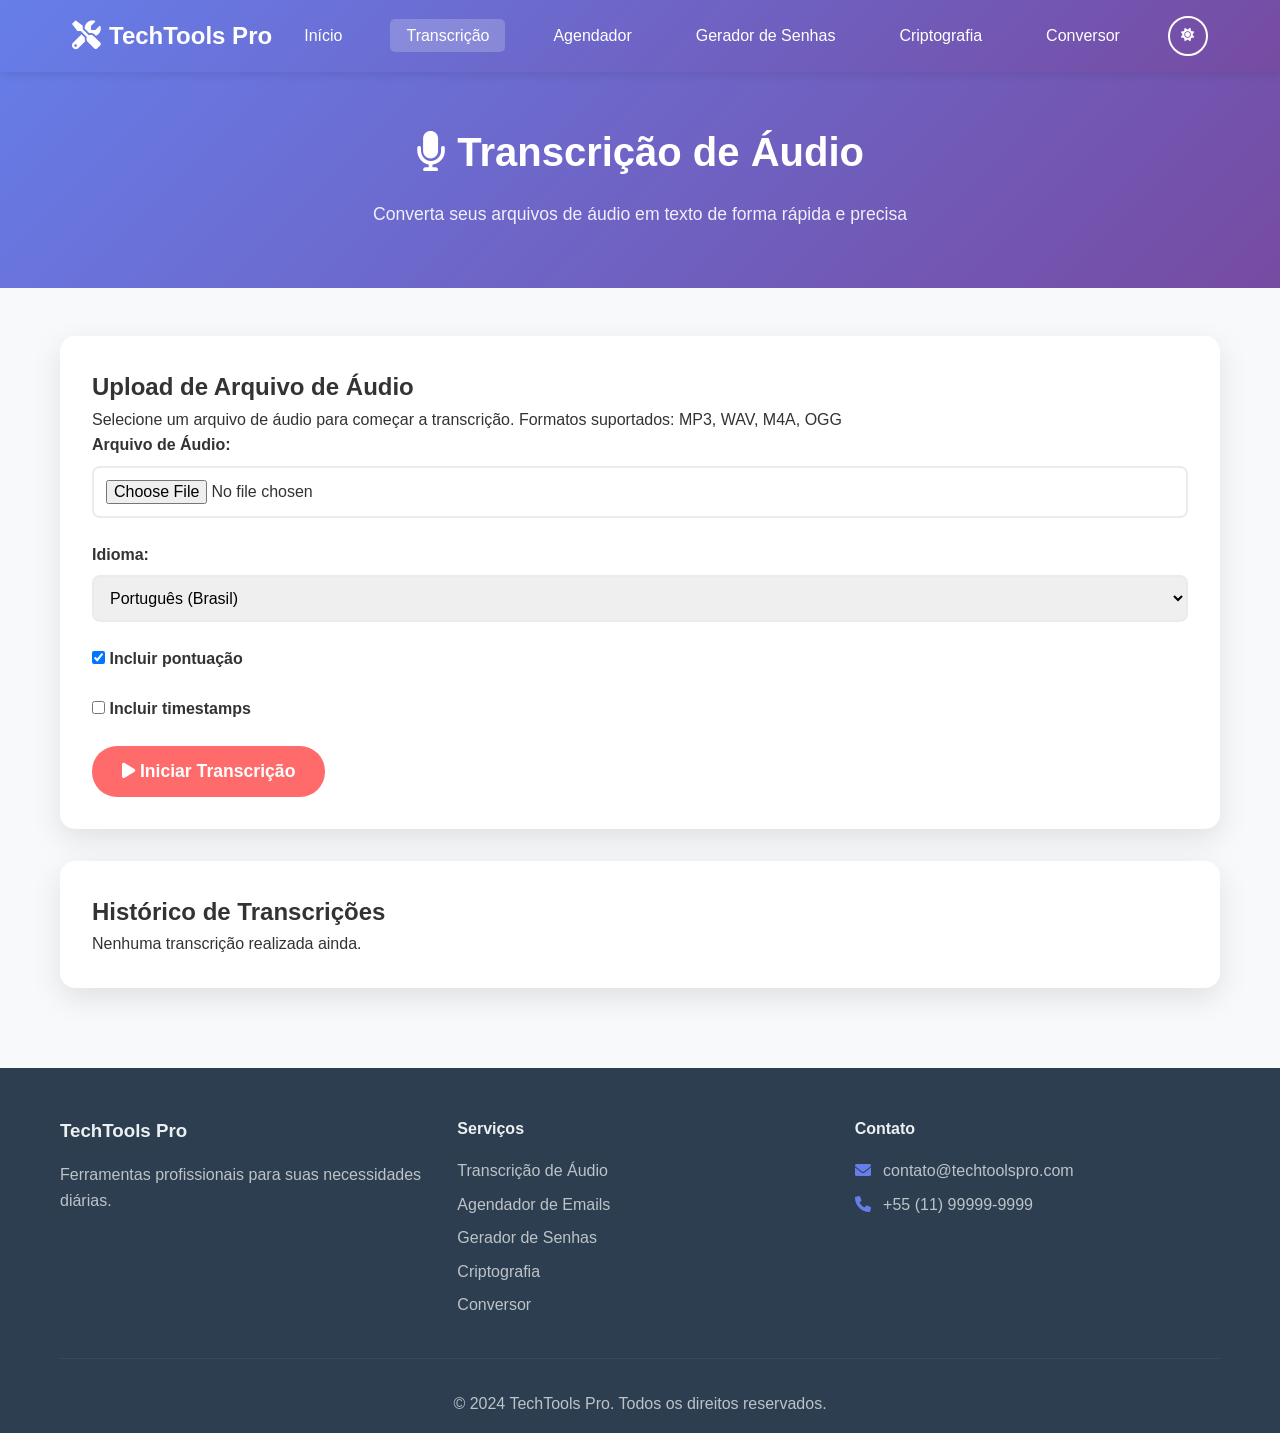
<file: site/transcricao.html>
<!DOCTYPE html>
<html lang="pt-BR">
<head>
    <meta charset="UTF-8">
    <meta name="viewport" content="width=device-width, initial-scale=1.0">
    <title>Transcrição de Áudio - TechTools Pro</title>
    <link rel="stylesheet" href="styles.css">
    <link href="https://cdnjs.cloudflare.com/ajax/libs/font-awesome/6.0.0/css/all.min.css" rel="stylesheet">
</head>
<body>
    <!-- Header -->
    <header class="header">
        <nav class="navbar">
            <div class="nav-brand">
                <i class="fas fa-tools"></i>
                <span>TechTools Pro</span>
            </div>
            <ul class="nav-menu">
                <li><a href="index.html" class="nav-link">Início</a></li>
                <li><a href="transcricao.html" class="nav-link active">Transcrição</a></li>
                <li><a href="agendador.html" class="nav-link">Agendador</a></li>
                <li><a href="senhas.html" class="nav-link">Gerador de Senhas</a></li>
                <li><a href="criptografia.html" class="nav-link">Criptografia</a></li>
                <li><a href="conversor.html" class="nav-link">Conversor</a></li>
            </ul>
            <div class="hamburger">
                <span class="bar"></span>
                <span class="bar"></span>
                <span class="bar"></span>
            </div>
            <div class="theme-toggle">
                <button id="themeToggle" class="theme-btn">
                    <i class="fas fa-sun"></i>
                </button>
            </div>
        </nav>
    </header>

    <!-- Page Header -->
    <section class="page-header">
        <div class="container">
            <h1><i class="fas fa-microphone"></i> Transcrição de Áudio</h1>
            <p>Converta seus arquivos de áudio em texto de forma rápida e precisa</p>
        </div>
    </section>

    <!-- Main Content -->
    <section class="main-content">
        <div class="container">
            <div class="tool-container">
                <h2>Upload de Arquivo de Áudio</h2>
                <p>Selecione um arquivo de áudio para começar a transcrição. Formatos suportados: MP3, WAV, M4A, OGG</p>
                
                <form id="transcriptionForm">
                    <div class="form-group">
                        <label for="audioFile">Arquivo de Áudio:</label>
                        <input type="file" id="audioFile" class="form-control" accept="audio/*" required>
                    </div>
                    
                    <div class="form-group">
                        <label for="language">Idioma:</label>
                        <select id="language" class="form-control">
                            <option value="pt-BR">Português (Brasil)</option>
                            <option value="en-US">Inglês (EUA)</option>
                            <option value="es-ES">Espanhol</option>
                            <option value="fr-FR">Francês</option>
                            <option value="de-DE">Alemão</option>
                        </select>
                    </div>
                    
                    <div class="form-group">
                        <label>
                            <input type="checkbox" id="punctuation" checked>
                            Incluir pontuação
                        </label>
                    </div>
                    
                    <div class="form-group">
                        <label>
                            <input type="checkbox" id="timestamps">
                            Incluir timestamps
                        </label>
                    </div>
                    
                    <button type="submit" class="btn btn-primary btn-large">
                        <i class="fas fa-play"></i> Iniciar Transcrição
                    </button>
                </form>
                
                <div id="progressContainer" style="display: none;">
                    <div class="progress-bar">
                        <div class="progress-fill"></div>
                    </div>
                    <p id="progressText">Processando...</p>
                </div>
                
                <div id="resultContainer" style="display: none;">
                    <h3>Transcrição Concluída</h3>
                    <div class="result-area" id="transcriptionResult"></div>
                    <div class="result-actions">
                        <button class="btn btn-primary" onclick="copyTranscription()">
                            <i class="fas fa-copy"></i> Copiar Texto
                        </button>
                        <button class="btn btn-secondary" onclick="downloadTranscription()">
                            <i class="fas fa-download"></i> Baixar TXT
                        </button>
                    </div>
                </div>
            </div>
            
            <div class="tool-container">
                <h2>Histórico de Transcrições</h2>
                <div id="historyContainer">
                    <p>Nenhuma transcrição realizada ainda.</p>
                </div>
            </div>
        </div>
    </section>

    <!-- Footer -->
    <footer class="footer">
        <div class="container">
            <div class="footer-content">
                <div class="footer-section">
                    <h3>TechTools Pro</h3>
                    <p>Ferramentas profissionais para suas necessidades diárias.</p>
                </div>
                <div class="footer-section">
                    <h4>Serviços</h4>
                    <ul>
                        <li><a href="transcricao.html">Transcrição de Áudio</a></li>
                        <li><a href="agendador.html">Agendador de Emails</a></li>
                        <li><a href="senhas.html">Gerador de Senhas</a></li>
                        <li><a href="criptografia.html">Criptografia</a></li>
                        <li><a href="conversor.html">Conversor</a></li>
                    </ul>
                </div>
                <div class="footer-section">
                    <h4>Contato</h4>
                    <p><i class="fas fa-envelope"></i> contato@techtoolspro.com</p>
                    <p><i class="fas fa-phone"></i> +55 (11) 99999-9999</p>
                </div>
            </div>
            <div class="footer-bottom">
                <p>&copy; 2024 TechTools Pro. Todos os direitos reservados.</p>
            </div>
        </div>
    </footer>

    <script src="script.js"></script>
    <script src="transcricao.js"></script>
</body>
</html>
</file>
<file: real2digital/styles/main.css>
:root{
  --bg: #0b0d12;
  --panel: #11151c;
  --panel-2: #141a23;
  --text: #e7ecf3;
  --muted: #98a2b3;
  --primary: #50b57d;
  --primary-600: #3e9b67;
  --primary-700: #2f7b52;
  --accent: #7ea6ff;
  --danger: #ef4444;
  --warning: #f59e0b;
  --shadow: 0 10px 30px rgba(0,0,0,.35);
}
*{box-sizing:border-box}
html,body{height:100%}
body{
  margin:0;
  font-family: Inter, system-ui, -apple-system, Segoe UI, Roboto, Ubuntu, Cantarell, Noto Sans, Arial, "Apple Color Emoji","Segoe UI Emoji";
  background: radial-gradient(1200px 800px at 80% -10%, rgba(80,181,125,.15), transparent 60%), var(--bg);
  color: var(--text);
}
.container{max-width:1100px;margin:0 auto;padding:24px}
.site-header{position:sticky;top:0;background:rgba(11,13,18,.8);backdrop-filter:blur(8px);border-bottom:1px solid #1e2430;z-index:10}
.header-content{display:flex;align-items:center;justify-content:space-between}
.brand{display:flex;align-items:center;gap:10px;font-weight:800;letter-spacing:.4px}
.logo{display:inline-grid;place-items:center;width:28px;height:28px;border-radius:8px;background:linear-gradient(135deg,var(--primary),#7dd3fc);color:#04120b;box-shadow:var(--shadow)}
.brand-text{font-weight:800}
.main-nav{display:flex;gap:18px}
.nav-link{color:var(--muted);text-decoration:none;padding:10px 12px;border-radius:10px}
.nav-link:hover,.nav-link[aria-current="page"]{background:var(--panel-2);color:var(--text)}
.site-footer{border-top:1px solid #1e2430;background:var(--panel);margin-top:48px}

/* Home / list */
.home-hero{display:grid;grid-template-columns:1.2fr 1fr;gap:32px;align-items:center;margin-top:24px}
.home-hero .title{font-weight:800;font-size:42px;line-height:1.1;margin:0 0 8px}
.home-hero .subtitle{color:var(--muted);margin:0 0 18px}
.hero-card{background:linear-gradient(180deg,rgba(255,255,255,.04),rgba(255,255,255,.02));border:1px solid #1f2733;border-radius:18px;box-shadow:var(--shadow);padding:22px}
.CTA{display:flex;gap:12px;flex-wrap:wrap}
.button{appearance:none;border:0;background:var(--primary);color:#07130d;font-weight:700;padding:12px 16px;border-radius:12px;cursor:pointer;box-shadow:0 6px 20px rgba(80,181,125,.35)}
.button.secondary{background:transparent;color:var(--text);border:1px solid #2a3343}
.button:hover{transform:translateY(-1px)}
.button:active{transform:translateY(0)}

.card-grid{display:grid;grid-template-columns:repeat(auto-fill,minmax(260px,1fr));gap:18px;margin-top:28px}
.card{
  background:linear-gradient(180deg,rgba(255,255,255,.04),rgba(255,255,255,.02));
  border:1px solid #1f2733;border-radius:16px;padding:18px;display:flex;flex-direction:column;gap:10px;box-shadow:var(--shadow)
}
.card .tag{display:inline-flex;align-items:center;gap:8px;background:#0f1420;border:1px solid #1f2733;color:var(--muted);padding:6px 10px;border-radius:999px;font-size:12px}
.card h3{margin:4px 0 6px;font-size:18px}
.card p{margin:0;color:var(--muted)}
.card .card-actions{margin-top:auto;display:flex;gap:10px}
.card .link{display:inline-flex;align-items:center;gap:8px;text-decoration:none;color:#dbeafe}
.card .link:hover{color:white}

/* Game wrapper */
.view{background:linear-gradient(180deg,rgba(255,255,255,.04),rgba(255,255,255,.02));border:1px solid #1f2733;border-radius:18px;box-shadow:var(--shadow);padding:18px;margin-top:20px}
.view h2{margin:10px 0 12px}
.view .muted{color:var(--muted)}

/* Hopscotch (Amarelinha) */
.hop-wrapper{display:grid;grid-template-columns:320px 1fr;gap:24px}
.hop-panel{background:var(--panel-2);border:1px solid #223043;border-radius:14px;padding:16px}
.hop-panel .stat{display:flex;align-items:center;justify-content:space-between;padding:8px 10px;border-radius:10px;background:#0f1420;border:1px solid #1f2733;margin-bottom:8px}
.hop-panel .controls{display:flex;gap:10px;flex-wrap:wrap;margin-top:12px}
.hop-panel .hint{color:var(--muted);font-size:14px;margin-top:12px}

.board{
  position:relative;
  background:linear-gradient(180deg,rgba(255,255,255,.04),rgba(255,255,255,.02));
  border:1px dashed #2b3647;
  min-height:520px;border-radius:16px;display:grid;place-items:center;overflow:hidden
}
.hop-grid{display:grid;grid-template-columns:repeat(3,86px);grid-auto-rows:86px;gap:8px}
.tile{display:grid;place-items:center;background:#0f1420;border:1px solid #223043;border-radius:12px;color:#dbeafe;font-weight:800;font-size:22px;position:relative}
.tile.forbidden{outline:3px dashed var(--warning);box-shadow:0 0 0 4px rgba(245,158,11,.15) inset}
.tile.active{background:linear-gradient(180deg, rgba(80,181,125,.25), rgba(80,181,125,.1));border-color:#2f7b52}
.tile.goal{background:linear-gradient(180deg, rgba(126,166,255,.22), rgba(126,166,255,.08));border-color:#3b82f6}
.path-indicator{position:absolute;inset:0;border-radius:12px;pointer-events:none}

.controls-pad{display:grid;grid-template-columns:repeat(3,56px);grid-auto-rows:56px;gap:10px;margin-top:12px}
.pad-btn{display:grid;place-items:center;background:#101522;border:1px solid #1f2733;border-radius:12px;color:#dbeafe;font-weight:700}
.pad-btn.primary{background:var(--primary);color:#04120b;border-color:transparent}
.pad-btn:active{transform:translateY(1px)}

.alert{padding:10px 12px;border-radius:10px;border:1px solid #2a3343;background:#0f1420;margin-top:10px}
.alert.success{border-color:#1f3a2f;background:rgba(80,181,125,.1)}
.alert.error{border-color:#3a1f1f;background:rgba(239,68,68,.1)}

@media (max-width: 900px){
  .home-hero{grid-template-columns:1fr}
  .hop-wrapper{grid-template-columns:1fr}
}
</file>
<file: site/styles.css>
/* Reset e configurações básicas */
* {
    margin: 0;
    padding: 0;
    box-sizing: border-box;
}

body {
    font-family: 'Segoe UI', Tahoma, Geneva, Verdana, sans-serif;
    line-height: 1.6;
    color: #333;
    background-color: #f8f9fa;
}

.container {
    max-width: 1200px;
    margin: 0 auto;
    padding: 0 20px;
}

/* Header e Navegação */
.header {
    background: linear-gradient(135deg, #667eea 0%, #764ba2 100%);
    box-shadow: 0 2px 10px rgba(0,0,0,0.1);
    position: fixed;
    width: 100%;
    top: 0;
    z-index: 1000;
}

.navbar {
    display: flex;
    justify-content: space-between;
    align-items: center;
    padding: 1rem 2rem;
    max-width: 1200px;
    margin: 0 auto;
}

.nav-brand {
    display: flex;
    align-items: center;
    color: white;
    font-size: 1.5rem;
    font-weight: bold;
}

.nav-brand i {
    margin-right: 0.5rem;
    font-size: 1.8rem;
}

.nav-menu {
    display: flex;
    list-style: none;
    gap: 2rem;
}

.nav-link {
    color: white;
    text-decoration: none;
    font-weight: 500;
    transition: all 0.3s ease;
    padding: 0.5rem 1rem;
    border-radius: 5px;
}

.nav-link:hover,
.nav-link.active {
    background-color: rgba(255,255,255,0.2);
    transform: translateY(-2px);
}

.hamburger {
    display: none;
    flex-direction: column;
    cursor: pointer;
}

.bar {
    width: 25px;
    height: 3px;
    background-color: white;
    margin: 3px 0;
    transition: 0.3s;
}

/* Hero Section */
.hero {
    display: flex;
    align-items: center;
    justify-content: space-between;
    min-height: 100vh;
    padding: 120px 2rem 2rem;
    background: linear-gradient(135deg, #667eea 0%, #764ba2 100%);
    color: white;
}

.hero-content {
    max-width: 600px;
}

.hero h1 {
    font-size: 3rem;
    margin-bottom: 1rem;
    line-height: 1.2;
}

.hero p {
    font-size: 1.2rem;
    margin-bottom: 2rem;
    opacity: 0.9;
}

.hero-buttons {
    display: flex;
    gap: 1rem;
    flex-wrap: wrap;
}

.btn {
    padding: 12px 24px;
    border: none;
    border-radius: 25px;
    text-decoration: none;
    font-weight: 600;
    transition: all 0.3s ease;
    display: inline-block;
    cursor: pointer;
}

.btn-primary {
    background: #ff6b6b;
    color: white;
}

.btn-primary:hover {
    background: #ff5252;
    transform: translateY(-2px);
    box-shadow: 0 5px 15px rgba(255,107,107,0.4);
}

.btn-secondary {
    background: transparent;
    color: white;
    border: 2px solid white;
}

.btn-secondary:hover {
    background: white;
    color: #667eea;
    transform: translateY(-2px);
}

.hero-image {
    font-size: 8rem;
    opacity: 0.8;
    animation: float 3s ease-in-out infinite;
}

@keyframes float {
    0%, 100% { transform: translateY(0px); }
    50% { transform: translateY(-20px); }
}

/* Services Section */
.services {
    padding: 5rem 0;
    background: white;
}

.services h2 {
    text-align: center;
    font-size: 2.5rem;
    margin-bottom: 3rem;
    color: #333;
}

.services-grid {
    display: grid;
    grid-template-columns: repeat(auto-fit, minmax(300px, 1fr));
    gap: 2rem;
    margin-top: 3rem;
}

.service-card {
    background: white;
    padding: 2rem;
    border-radius: 15px;
    box-shadow: 0 10px 30px rgba(0,0,0,0.1);
    transition: all 0.3s ease;
    text-align: center;
    border: 1px solid #e9ecef;
}

.service-card:hover {
    transform: translateY(-10px);
    box-shadow: 0 20px 40px rgba(0,0,0,0.15);
}

.service-icon {
    font-size: 3rem;
    color: #667eea;
    margin-bottom: 1rem;
}

.service-card h3 {
    font-size: 1.5rem;
    margin-bottom: 1rem;
    color: #333;
}

.service-card p {
    color: #666;
    margin-bottom: 1.5rem;
    line-height: 1.6;
}

.service-link {
    color: #667eea;
    text-decoration: none;
    font-weight: 600;
    display: inline-flex;
    align-items: center;
    gap: 0.5rem;
    transition: all 0.3s ease;
}

.service-link:hover {
    color: #764ba2;
    transform: translateX(5px);
}

/* Dashboard Section */
.dashboard {
    padding: 5rem 0;
    background: linear-gradient(135deg, #667eea 0%, #764ba2 100%);
    color: white;
}

.dashboard h2 {
    text-align: center;
    font-size: 2.5rem;
    margin-bottom: 3rem;
    color: white;
}

.stats-grid {
    display: grid;
    grid-template-columns: repeat(auto-fit, minmax(250px, 1fr));
    gap: 2rem;
}

.stat-card {
    background: rgba(255, 255, 255, 0.1);
    border: 1px solid rgba(255, 255, 255, 0.2);
    border-radius: 15px;
    padding: 2rem;
    text-align: center;
    backdrop-filter: blur(10px);
    transition: all 0.3s ease;
}

.stat-card:hover {
    transform: translateY(-5px);
    background: rgba(255, 255, 255, 0.15);
}

.stat-icon {
    font-size: 3rem;
    margin-bottom: 1rem;
    opacity: 0.9;
}

.stat-info h3 {
    font-size: 2.5rem;
    margin-bottom: 0.5rem;
    font-weight: bold;
}

.stat-info p {
    font-size: 1rem;
    opacity: 0.9;
}

[data-theme="dark"] .dashboard {
    background: linear-gradient(135deg, #2c3e50 0%, #34495e 100%);
}

/* Features Section */
.features {
    padding: 5rem 0;
    background: #f8f9fa;
}

.features h2 {
    text-align: center;
    font-size: 2.5rem;
    margin-bottom: 3rem;
    color: #333;
}

.features-grid {
    display: grid;
    grid-template-columns: repeat(auto-fit, minmax(250px, 1fr));
    gap: 2rem;
}

.feature {
    text-align: center;
    padding: 2rem;
}

.feature i {
    font-size: 3rem;
    color: #667eea;
    margin-bottom: 1rem;
}

.feature h3 {
    font-size: 1.3rem;
    margin-bottom: 1rem;
    color: #333;
}

.feature p {
    color: #666;
    line-height: 1.6;
}

/* Footer */
.footer {
    background: #2c3e50;
    color: white;
    padding: 3rem 0 1rem;
}

.footer-content {
    display: grid;
    grid-template-columns: repeat(auto-fit, minmax(250px, 1fr));
    gap: 2rem;
    margin-bottom: 2rem;
}

.footer-section h3,
.footer-section h4 {
    margin-bottom: 1rem;
    color: #ecf0f1;
}

.footer-section ul {
    list-style: none;
}

.footer-section ul li {
    margin-bottom: 0.5rem;
}

.footer-section a {
    color: #bdc3c7;
    text-decoration: none;
    transition: color 0.3s ease;
}

.footer-section a:hover {
    color: #ecf0f1;
}

.footer-section p {
    color: #bdc3c7;
    margin-bottom: 0.5rem;
}

.footer-section i {
    margin-right: 0.5rem;
    color: #667eea;
}

.footer-bottom {
    text-align: center;
    padding-top: 2rem;
    border-top: 1px solid #34495e;
    color: #bdc3c7;
}

/* Tema Escuro */
[data-theme="dark"] {
    --bg-primary: #1a1a1a;
    --bg-secondary: #2d2d2d;
    --bg-tertiary: #3a3a3a;
    --text-primary: #ffffff;
    --text-secondary: #cccccc;
    --text-muted: #999999;
    --border-color: #444444;
    --shadow-color: rgba(0, 0, 0, 0.3);
}

[data-theme="dark"] body {
    background-color: var(--bg-primary);
    color: var(--text-primary);
}

[data-theme="dark"] .header {
    background: linear-gradient(135deg, #2c3e50 0%, #34495e 100%);
}

[data-theme="dark"] .hero {
    background: linear-gradient(135deg, #2c3e50 0%, #34495e 100%);
}

[data-theme="dark"] .services {
    background: var(--bg-secondary);
}

[data-theme="dark"] .service-card {
    background: var(--bg-tertiary);
    border-color: var(--border-color);
    color: var(--text-primary);
}

[data-theme="dark"] .features {
    background: var(--bg-primary);
}

[data-theme="dark"] .tool-container {
    background: var(--bg-secondary);
    border-color: var(--border-color);
}

[data-theme="dark"] .form-control {
    background: var(--bg-tertiary);
    border-color: var(--border-color);
    color: var(--text-primary);
}

[data-theme="dark"] .form-control:focus {
    border-color: #667eea;
}

[data-theme="dark"] .result-area {
    background: var(--bg-tertiary);
    border-color: var(--border-color);
    color: var(--text-primary);
}

/* Botão de Tema */
.theme-toggle {
    margin-left: 1rem;
}

.theme-btn {
    background: transparent;
    border: 2px solid white;
    color: white;
    padding: 0.5rem;
    border-radius: 50%;
    cursor: pointer;
    transition: all 0.3s ease;
    width: 40px;
    height: 40px;
    display: flex;
    align-items: center;
    justify-content: center;
}

.theme-btn:hover {
    background: rgba(255, 255, 255, 0.2);
    transform: scale(1.1);
}

[data-theme="dark"] .theme-btn {
    border-color: var(--text-primary);
    color: var(--text-primary);
}

/* Responsividade */
@media (max-width: 768px) {
    .hamburger {
        display: flex;
    }
    
    .nav-menu {
        position: fixed;
        left: -100%;
        top: 70px;
        flex-direction: column;
        background-color: #667eea;
        width: 100%;
        text-align: center;
        transition: 0.3s;
        box-shadow: 0 10px 27px rgba(0, 0, 0, 0.05);
        padding: 2rem 0;
    }
    
    .nav-menu.active {
        left: 0;
    }
    
    .hero {
        flex-direction: column;
        text-align: center;
        padding: 100px 1rem 2rem;
    }
    
    .hero h1 {
        font-size: 2rem;
    }
    
    .hero-image {
        font-size: 5rem;
        margin-top: 2rem;
    }
    
    .hero-buttons {
        justify-content: center;
    }
    
    .services-grid,
    .features-grid {
        grid-template-columns: 1fr;
    }
    
    .footer-content {
        grid-template-columns: 1fr;
        text-align: center;
    }
}

/* Animações */
@keyframes fadeInUp {
    from {
        opacity: 0;
        transform: translateY(30px);
    }
    to {
        opacity: 1;
        transform: translateY(0);
    }
}

.service-card,
.feature {
    animation: fadeInUp 0.6s ease-out;
}

/* Estilos para as páginas específicas */
.page-header {
    background: linear-gradient(135deg, #667eea 0%, #764ba2 100%);
    color: white;
    padding: 120px 0 60px;
    text-align: center;
}

.page-header h1 {
    font-size: 2.5rem;
    margin-bottom: 1rem;
}

.page-header p {
    font-size: 1.1rem;
    opacity: 0.9;
}

.main-content {
    padding: 3rem 0;
    min-height: 60vh;
}

.tool-container {
    background: white;
    border-radius: 15px;
    box-shadow: 0 10px 30px rgba(0,0,0,0.1);
    padding: 2rem;
    margin-bottom: 2rem;
}

.form-group {
    margin-bottom: 1.5rem;
}

.form-group label {
    display: block;
    margin-bottom: 0.5rem;
    font-weight: 600;
    color: #333;
}

.form-control {
    width: 100%;
    padding: 12px;
    border: 2px solid #e9ecef;
    border-radius: 8px;
    font-size: 1rem;
    transition: border-color 0.3s ease;
}

.form-control:focus {
    outline: none;
    border-color: #667eea;
    box-shadow: 0 0 0 3px rgba(102, 126, 234, 0.1);
}

.btn-large {
    padding: 15px 30px;
    font-size: 1.1rem;
}

.result-area {
    background: #f8f9fa;
    border: 2px solid #e9ecef;
    border-radius: 8px;
    padding: 1rem;
    margin-top: 1rem;
    min-height: 100px;
    white-space: pre-wrap;
    font-family: 'Courier New', monospace;
}

.success-message {
    background: #d4edda;
    color: #155724;
    border: 1px solid #c3e6cb;
    padding: 1rem;
    border-radius: 8px;
    margin-top: 1rem;
}

.error-message {
    background: #f8d7da;
    color: #721c24;
    border: 1px solid #f5c6cb;
    padding: 1rem;
    border-radius: 8px;
    margin-top: 1rem;
}
</file>
